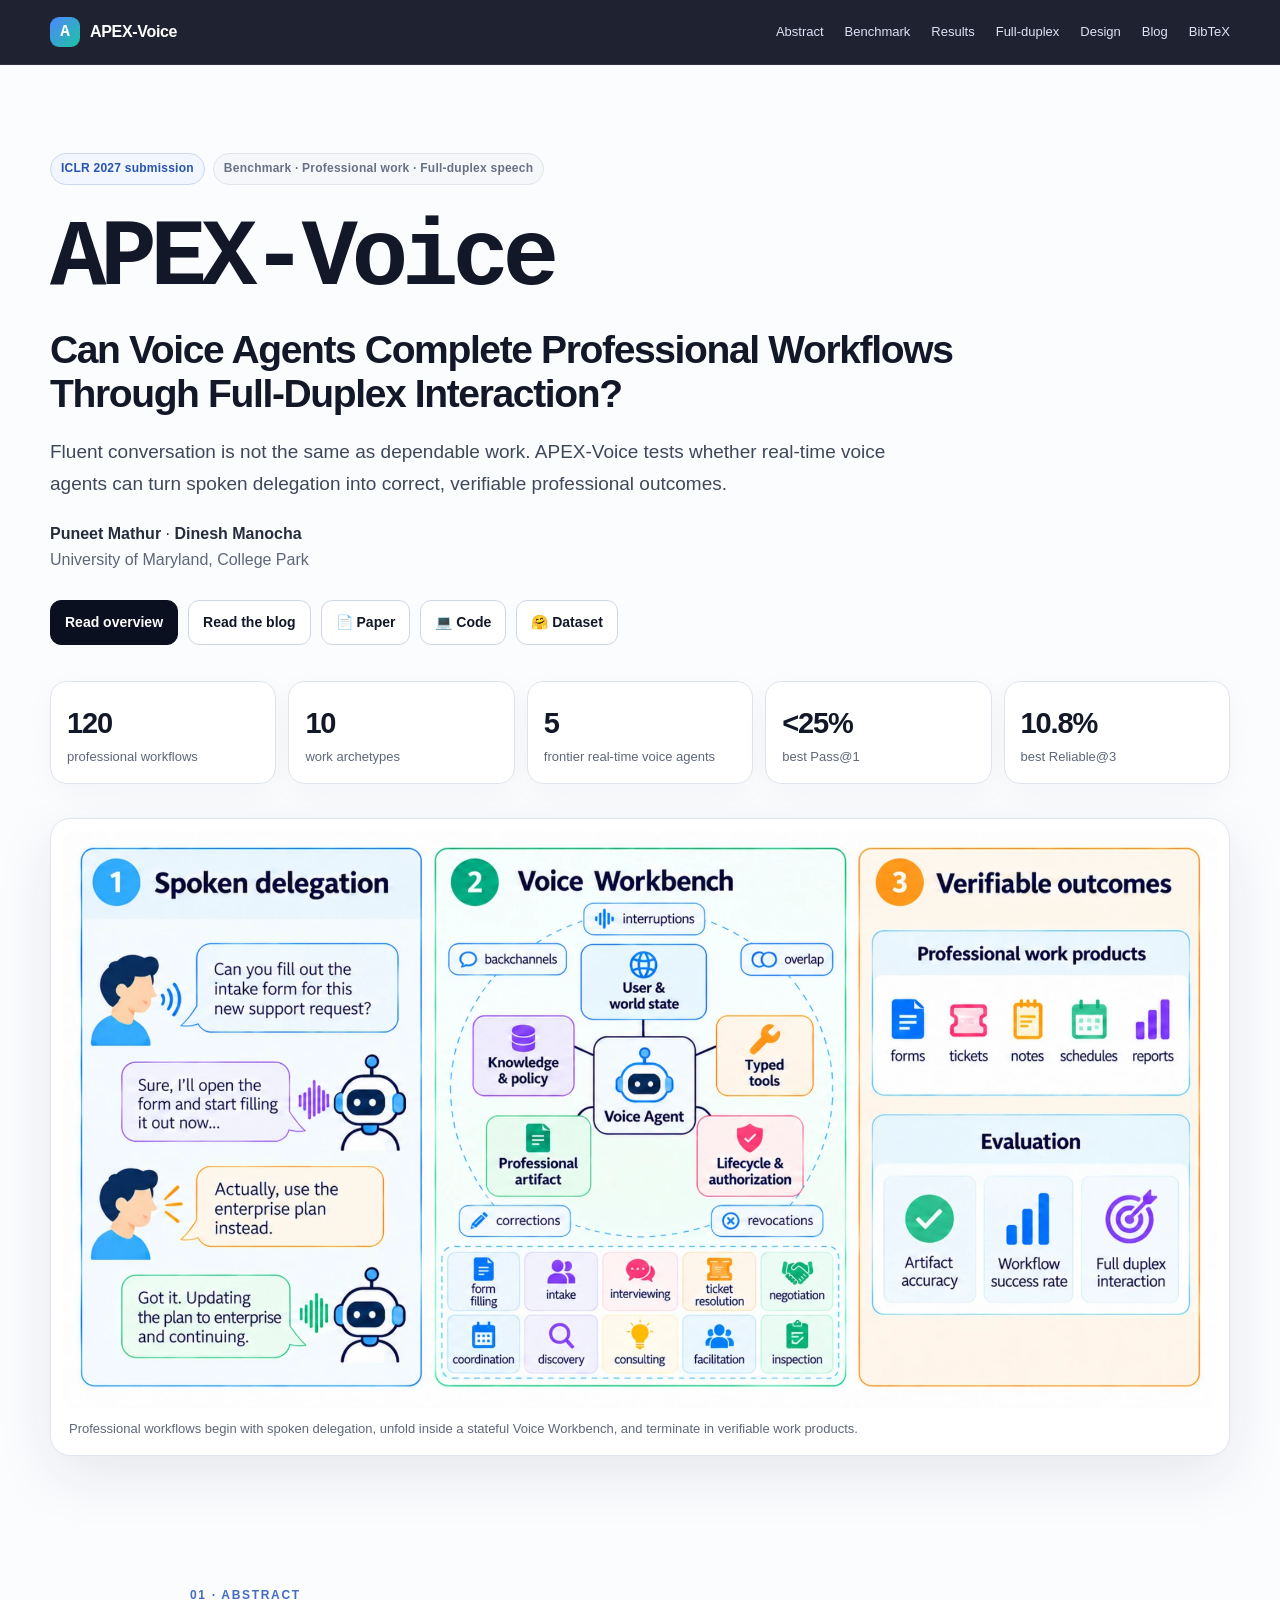
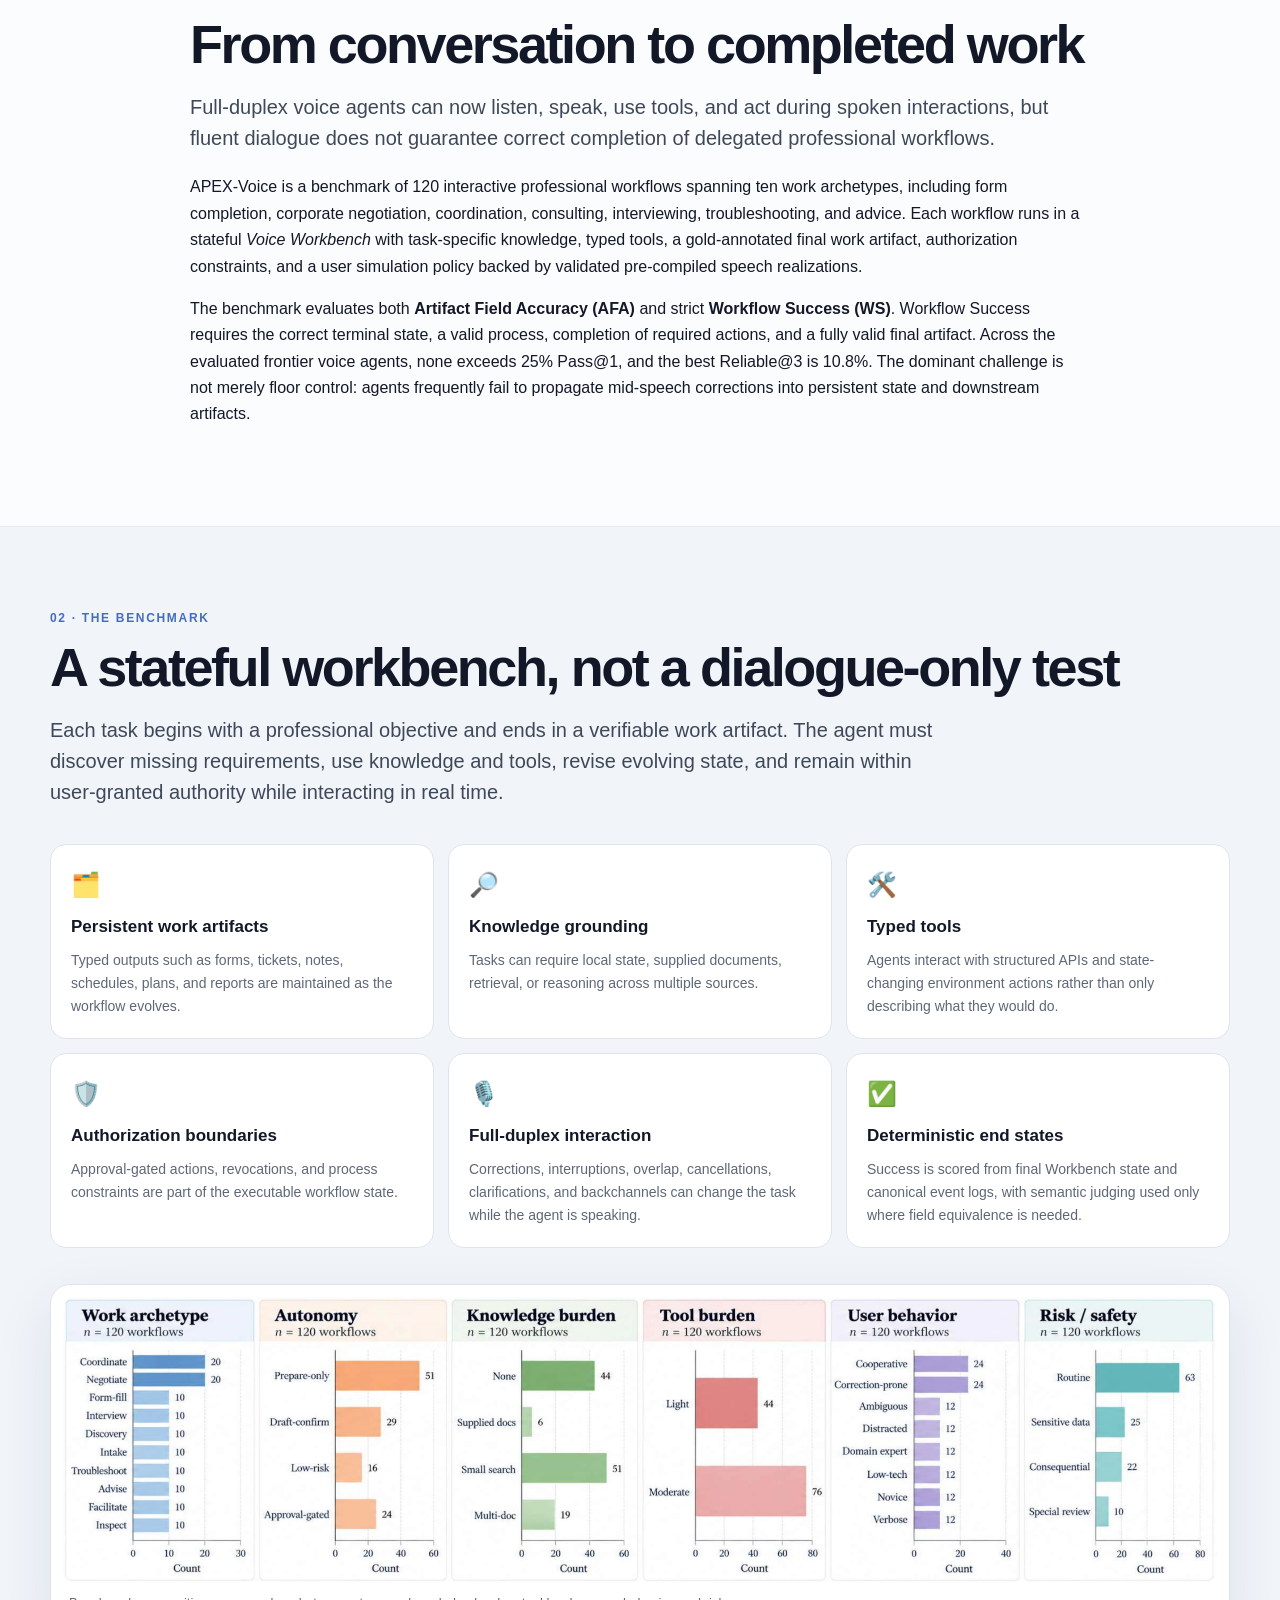
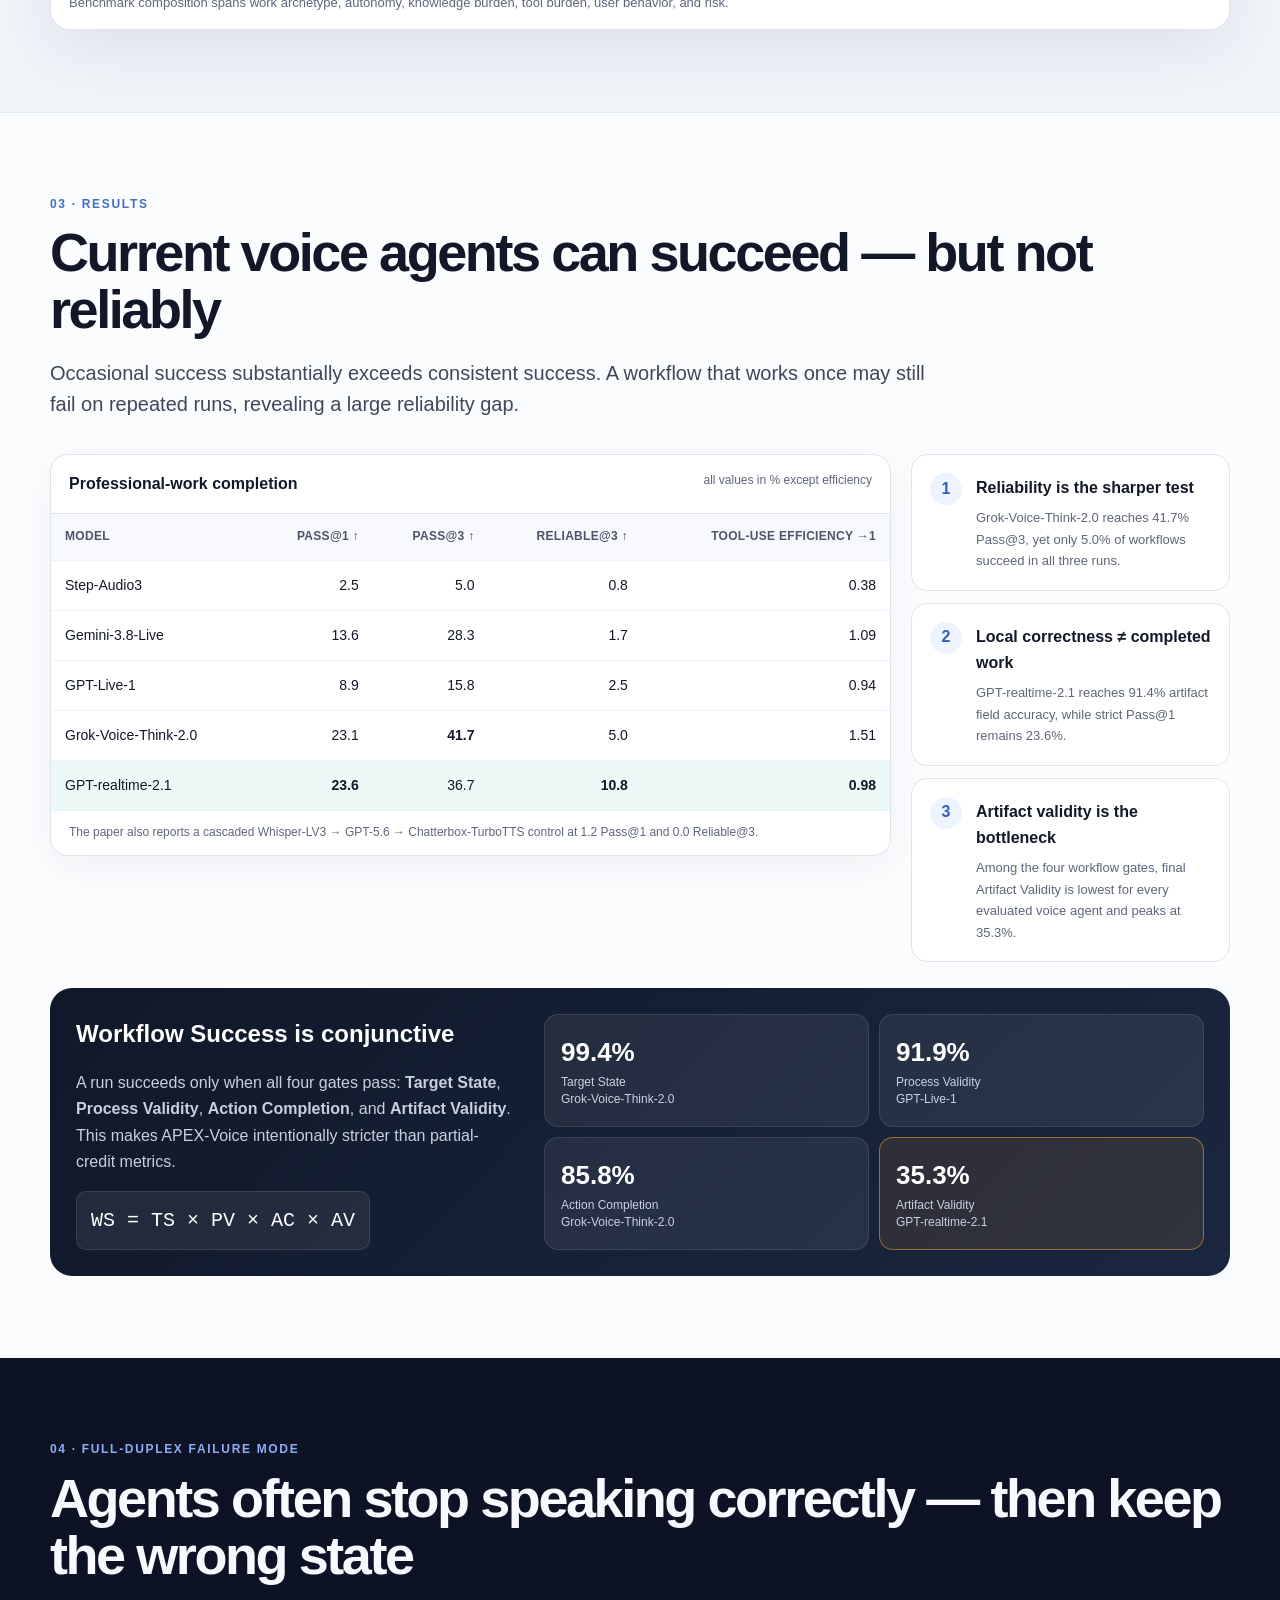
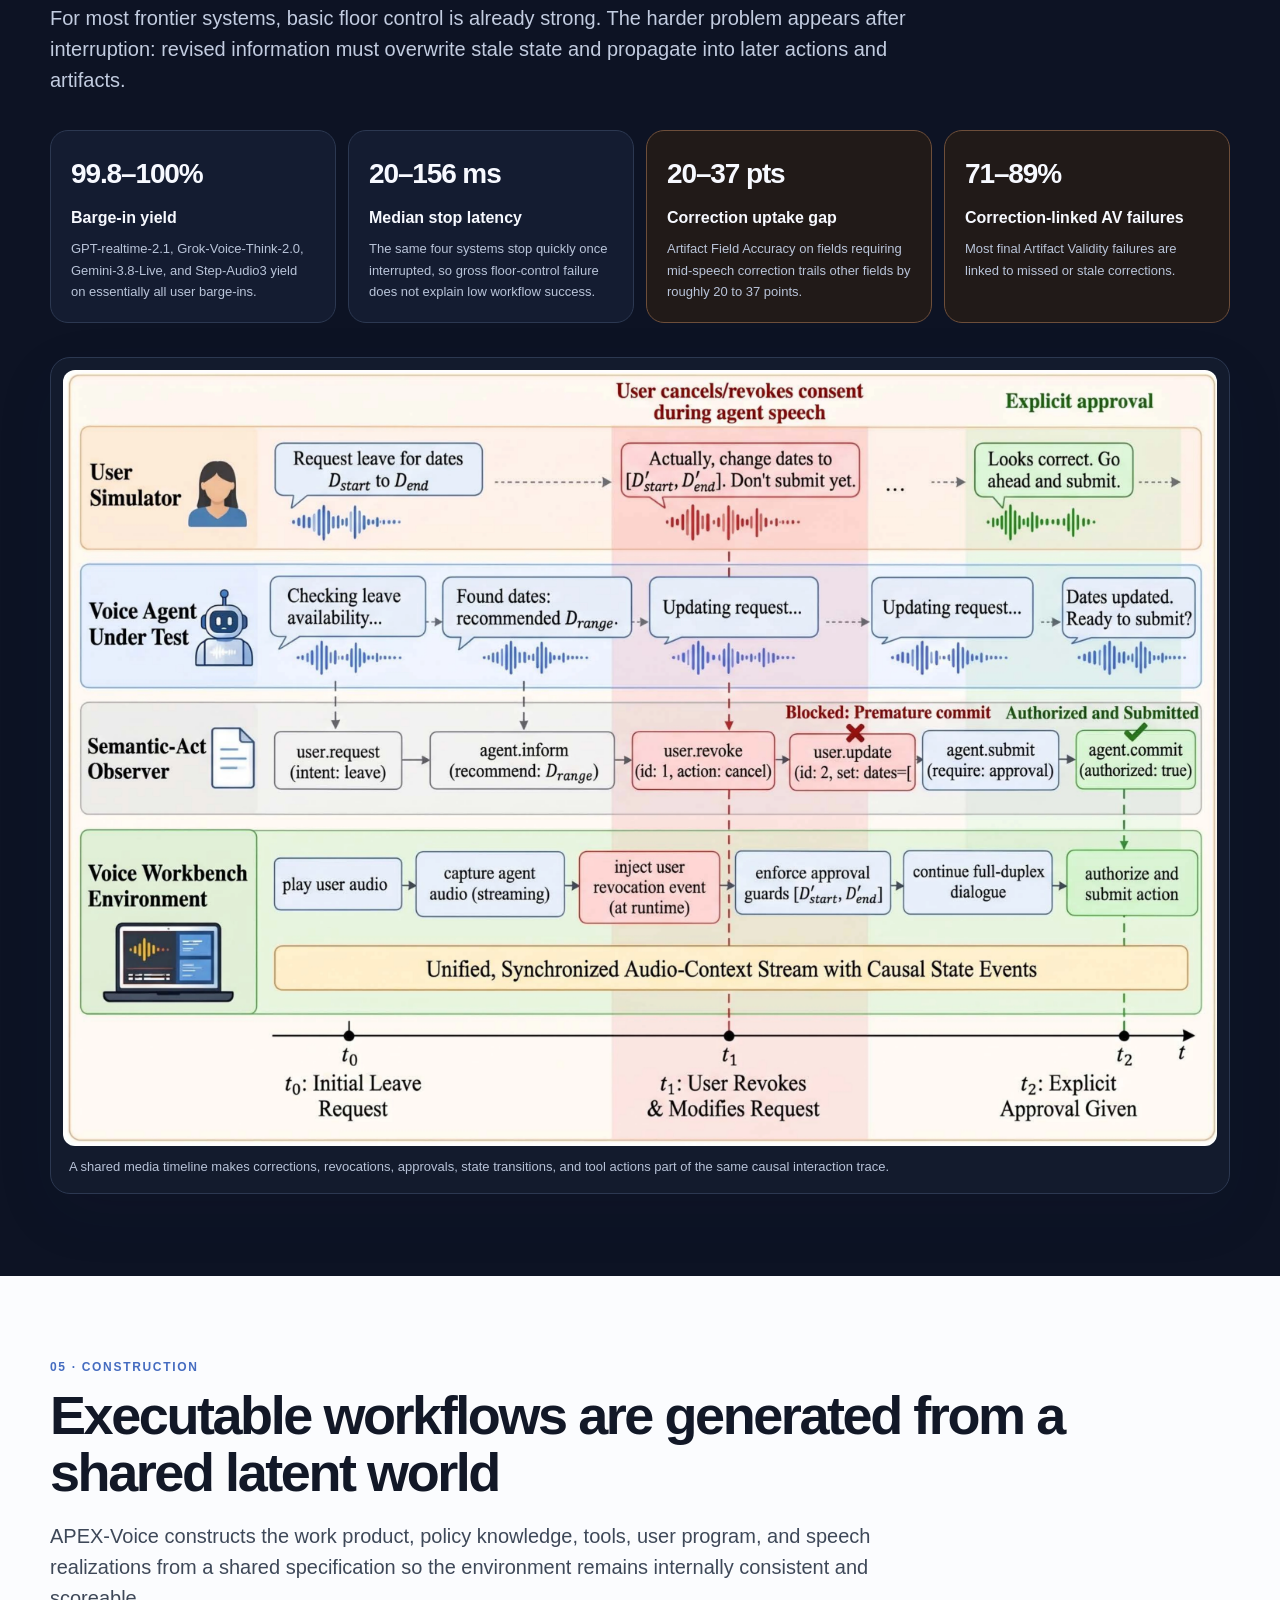
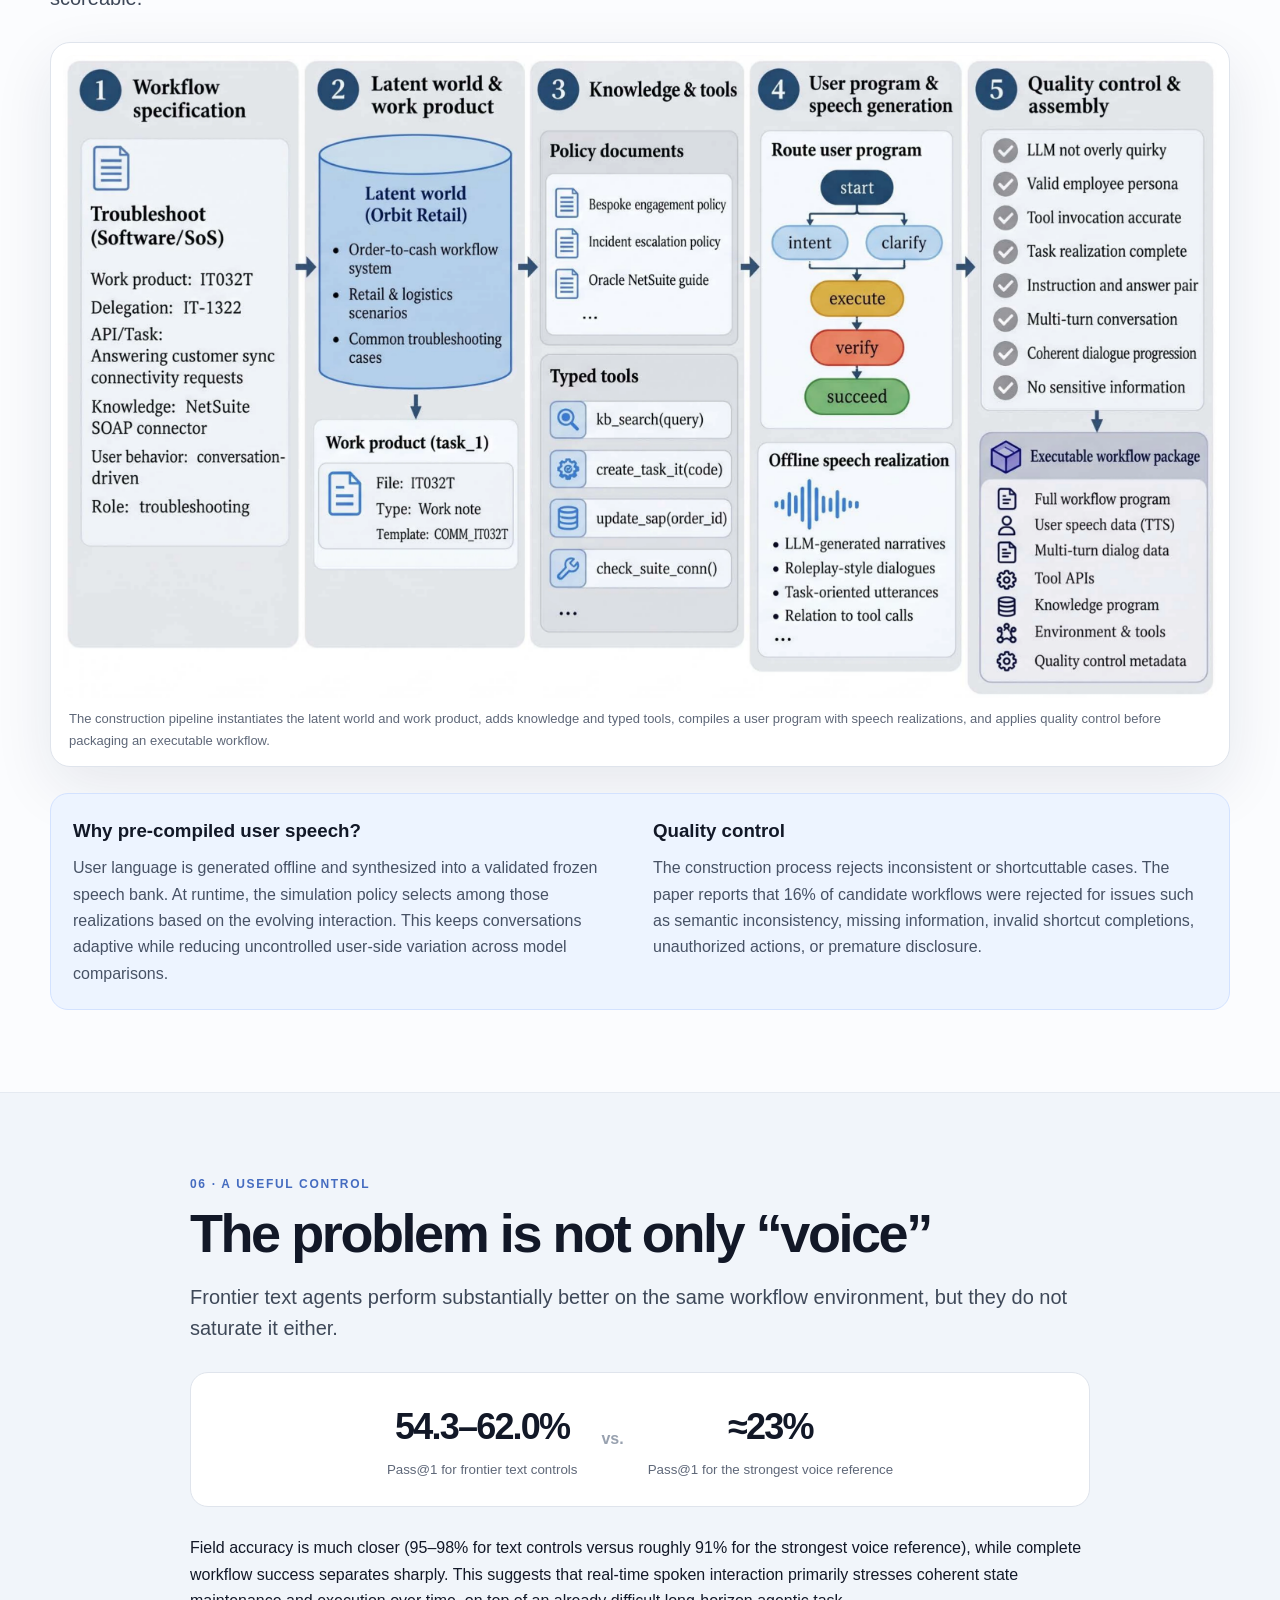
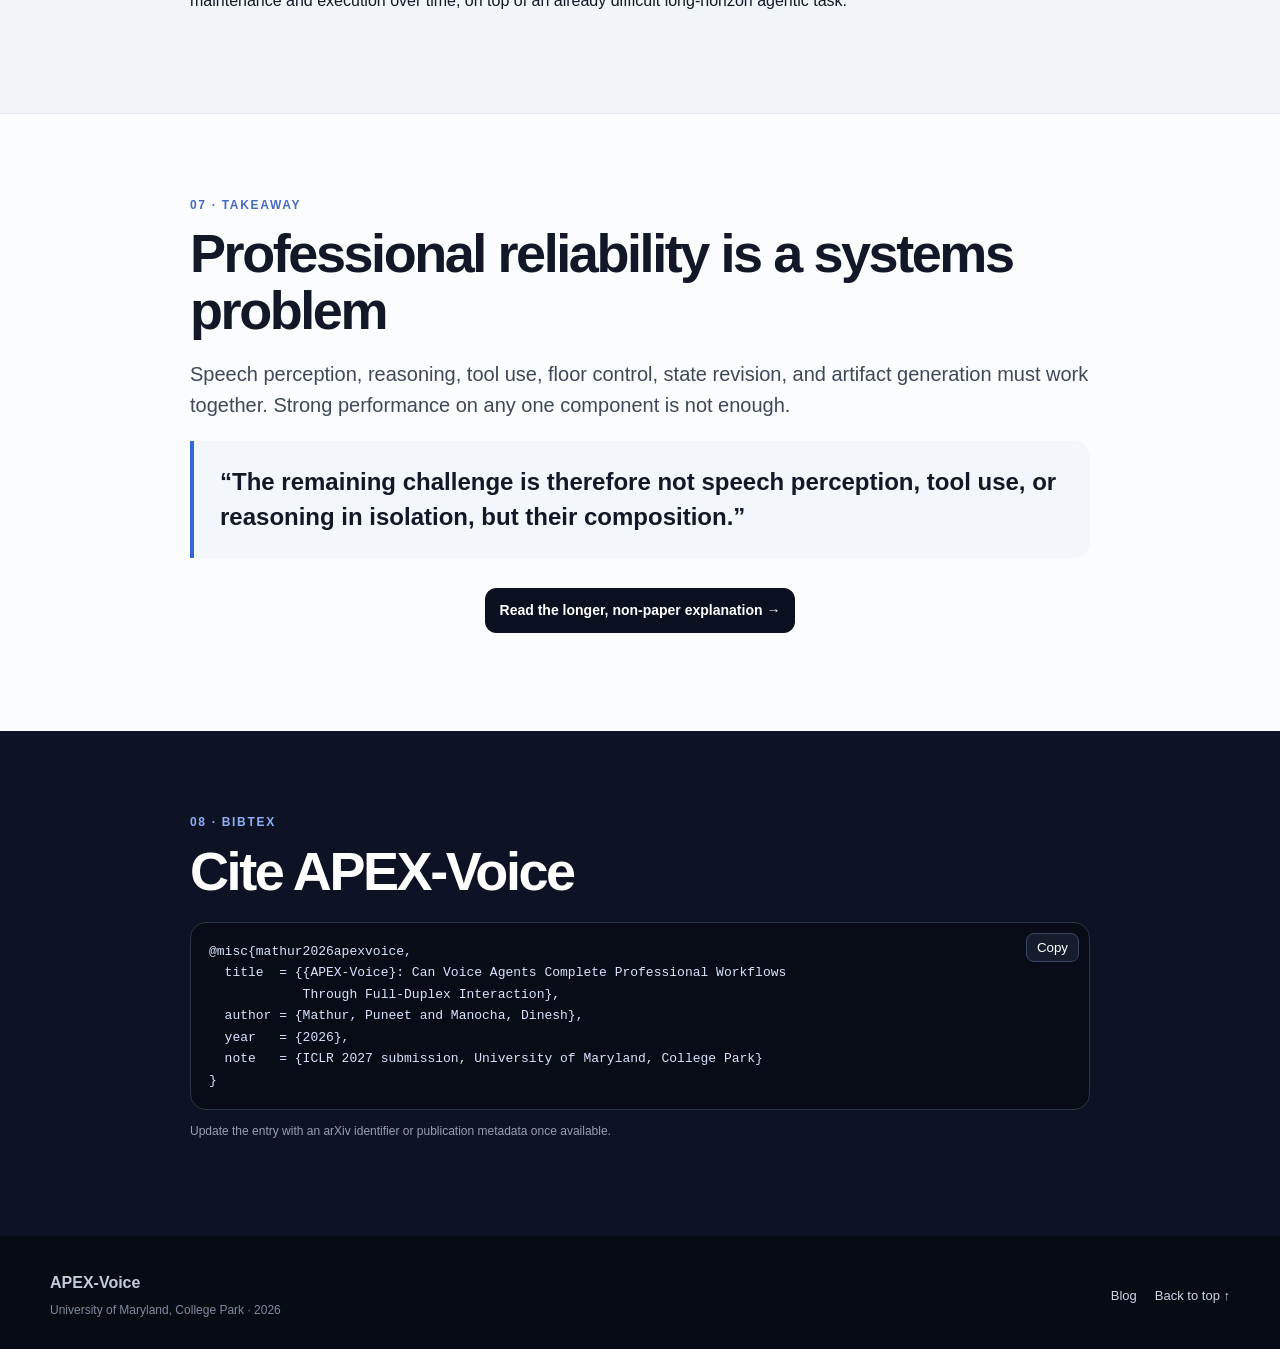
<file: index.html>
<!doctype html>
<html lang="en">
<head>
  <meta charset="utf-8" />
  <meta name="viewport" content="width=device-width, initial-scale=1" />
  <meta name="description" content="APEX-Voice: Can Voice Agents Complete Professional Workflows Through Full-Duplex Interaction?" />
  <meta property="og:title" content="APEX-Voice" />
  <meta property="og:description" content="A benchmark of 120 interactive professional workflows for full-duplex voice agents." />
  <meta property="og:type" content="website" />
  <meta name="theme-color" content="#0b1020" />
  <title>APEX-Voice — Professional Workflows for Full-Duplex Voice Agents</title>
  <link rel="icon" href="assets/favicon.svg" type="image/svg+xml" />
  <link rel="stylesheet" href="css/styles.css" />
</head>
<body>
  <header class="site-header" id="top">
    <div class="nav-wrap shell">
      <a class="brand" href="#top" aria-label="APEX-Voice home"><span class="brand-mark">A</span><span>APEX-Voice</span></a>
      <button class="nav-toggle" aria-label="Toggle navigation" aria-expanded="false">☰</button>
      <nav class="nav-links" aria-label="Primary navigation">
        <a href="#abstract">Abstract</a>
        <a href="#benchmark">Benchmark</a>
        <a href="#results">Results</a>
        <a href="#duplex">Full-duplex</a>
        <a href="#examples">Design</a>
        <a href="blog.html">Blog</a>
        <a href="#bibtex">BibTeX</a>
      </nav>
    </div>
  </header>

  <main>
    <section class="hero shell">
      <div class="eyebrow-row">
        <span class="pill">ICLR 2027 submission</span>
        <span class="pill subtle">Benchmark · Professional work · Full-duplex speech</span>
      </div>
      <h1><span class="mono">APEX-Voice</span></h1>
      <p class="subtitle">Can Voice Agents Complete Professional Workflows Through Full-Duplex Interaction?</p>
      <p class="hero-question">Fluent conversation is not the same as dependable work. APEX-Voice tests whether real-time voice agents can turn spoken delegation into correct, verifiable professional outcomes.</p>
      <p class="authors"><strong>Puneet Mathur</strong> · <strong>Dinesh Manocha</strong><br><span>University of Maryland, College Park</span></p>

      <div class="cta-row">
        <a class="button primary" href="#abstract">Read overview</a>
        <a class="button" href="blog.html">Read the blog</a>
        <a class="button" href="https://arxiv.org/abs/2609.34973" target="_blank" rel="noopener noreferrer">📄 Paper</a>
        <a class="button" href="https://github.com/apex-voice/code" target="_blank" rel="noopener noreferrer">💻 Code</a>
        <a class="button" href="https://huggingface.co/datasets/puneetUMD/APEX-Voice" target="_blank" rel="noopener noreferrer">🤗 Dataset</a>
      </div>

      <div class="metric-grid hero-metrics">
        <article><strong>120</strong><span>professional workflows</span></article>
        <article><strong>10</strong><span>work archetypes</span></article>
        <article><strong>5</strong><span>frontier real-time voice agents</span></article>
        <article><strong>&lt;25%</strong><span>best Pass@1</span></article>
        <article><strong>10.8%</strong><span>best Reliable@3</span></article>
      </div>

      <figure class="hero-figure figure-card">
        <img src="assets/figures/intro2.webp" alt="APEX-Voice overview: spoken delegation, Voice Workbench, and verifiable outcomes" />
        <figcaption>Professional workflows begin with spoken delegation, unfold inside a stateful Voice Workbench, and terminate in verifiable work products.</figcaption>
      </figure>
    </section>

    <section id="abstract" class="section shell narrow">
      <div class="section-kicker">01 · Abstract</div>
      <h2>From conversation to completed work</h2>
      <p class="lead">Full-duplex voice agents can now listen, speak, use tools, and act during spoken interactions, but fluent dialogue does not guarantee correct completion of delegated professional workflows.</p>
      <p>APEX-Voice is a benchmark of 120 interactive professional workflows spanning ten work archetypes, including form completion, corporate negotiation, coordination, consulting, interviewing, troubleshooting, and advice. Each workflow runs in a stateful <em>Voice Workbench</em> with task-specific knowledge, typed tools, a gold-annotated final work artifact, authorization constraints, and a user simulation policy backed by validated pre-compiled speech realizations.</p>
      <p>The benchmark evaluates both <strong>Artifact Field Accuracy (AFA)</strong> and strict <strong>Workflow Success (WS)</strong>. Workflow Success requires the correct terminal state, a valid process, completion of required actions, and a fully valid final artifact. Across the evaluated frontier voice agents, none exceeds 25% Pass@1, and the best Reliable@3 is 10.8%. The dominant challenge is not merely floor control: agents frequently fail to propagate mid-speech corrections into persistent state and downstream artifacts.</p>
    </section>

    <section id="benchmark" class="section section-tint">
      <div class="shell">
        <div class="section-kicker">02 · The benchmark</div>
        <h2>A stateful workbench, not a dialogue-only test</h2>
        <p class="lead maxcopy">Each task begins with a professional objective and ends in a verifiable work artifact. The agent must discover missing requirements, use knowledge and tools, revise evolving state, and remain within user-granted authority while interacting in real time.</p>

        <div class="feature-grid">
          <article class="feature-card"><span>🗂️</span><h3>Persistent work artifacts</h3><p>Typed outputs such as forms, tickets, notes, schedules, plans, and reports are maintained as the workflow evolves.</p></article>
          <article class="feature-card"><span>🔎</span><h3>Knowledge grounding</h3><p>Tasks can require local state, supplied documents, retrieval, or reasoning across multiple sources.</p></article>
          <article class="feature-card"><span>🛠️</span><h3>Typed tools</h3><p>Agents interact with structured APIs and state-changing environment actions rather than only describing what they would do.</p></article>
          <article class="feature-card"><span>🛡️</span><h3>Authorization boundaries</h3><p>Approval-gated actions, revocations, and process constraints are part of the executable workflow state.</p></article>
          <article class="feature-card"><span>🎙️</span><h3>Full-duplex interaction</h3><p>Corrections, interruptions, overlap, cancellations, clarifications, and backchannels can change the task while the agent is speaking.</p></article>
          <article class="feature-card"><span>✅</span><h3>Deterministic end states</h3><p>Success is scored from final Workbench state and canonical event logs, with semantic judging used only where field equivalence is needed.</p></article>
        </div>

        <figure class="figure-card wide-figure">
          <img src="assets/figures/chatgpt_data.webp" alt="APEX-Voice dataset composition across work archetype, autonomy, knowledge burden, tool burden, user behavior, and risk" />
          <figcaption>Benchmark composition spans work archetype, autonomy, knowledge burden, tool burden, user behavior, and risk.</figcaption>
        </figure>
      </div>
    </section>

    <section id="results" class="section shell">
      <div class="section-kicker">03 · Results</div>
      <h2>Current voice agents can succeed — but not reliably</h2>
      <p class="lead maxcopy">Occasional success substantially exceeds consistent success. A workflow that works once may still fail on repeated runs, revealing a large reliability gap.</p>

      <div class="result-layout">
        <div class="table-card">
          <div class="table-title"><span>Professional-work completion</span><span class="legend-note">all values in % except efficiency</span></div>
          <div class="table-scroll">
            <table>
              <thead><tr><th>Model</th><th>Pass@1 ↑</th><th>Pass@3 ↑</th><th>Reliable@3 ↑</th><th>Tool-use efficiency →1</th></tr></thead>
              <tbody>
                <tr><td>Step-Audio3</td><td>2.5</td><td>5.0</td><td>0.8</td><td>0.38</td></tr>
                <tr><td>Gemini-3.8-Live</td><td>13.6</td><td>28.3</td><td>1.7</td><td>1.09</td></tr>
                <tr><td>GPT-Live-1</td><td>8.9</td><td>15.8</td><td>2.5</td><td>0.94</td></tr>
                <tr><td>Grok-Voice-Think-2.0</td><td>23.1</td><td><strong>41.7</strong></td><td>5.0</td><td>1.51</td></tr>
                <tr class="highlight"><td>GPT-realtime-2.1</td><td><strong>23.6</strong></td><td>36.7</td><td><strong>10.8</strong></td><td><strong>0.98</strong></td></tr>
              </tbody>
            </table>
          </div>
          <p class="table-note">The paper also reports a cascaded Whisper-LV3 → GPT-5.6 → Chatterbox-TurboTTS control at 1.2 Pass@1 and 0.0 Reliable@3.</p>
        </div>

        <aside class="finding-stack">
          <article class="finding"><span class="num">1</span><div><h3>Reliability is the sharper test</h3><p>Grok-Voice-Think-2.0 reaches 41.7% Pass@3, yet only 5.0% of workflows succeed in all three runs.</p></div></article>
          <article class="finding"><span class="num">2</span><div><h3>Local correctness ≠ completed work</h3><p>GPT-realtime-2.1 reaches 91.4% artifact field accuracy, while strict Pass@1 remains 23.6%.</p></div></article>
          <article class="finding"><span class="num">3</span><div><h3>Artifact validity is the bottleneck</h3><p>Among the four workflow gates, final Artifact Validity is lowest for every evaluated voice agent and peaks at 35.3%.</p></div></article>
        </aside>
      </div>

      <div class="gate-panel">
        <div class="gate-copy">
          <h3>Workflow Success is conjunctive</h3>
          <p>A run succeeds only when all four gates pass: <strong>Target State</strong>, <strong>Process Validity</strong>, <strong>Action Completion</strong>, and <strong>Artifact Validity</strong>. This makes APEX-Voice intentionally stricter than partial-credit metrics.</p>
          <div class="formula">WS = TS × PV × AC × AV</div>
        </div>
        <div class="gate-grid" aria-label="Best reported gate values">
          <div><b>99.4%</b><span>Target State<br>Grok-Voice-Think-2.0</span></div>
          <div><b>91.9%</b><span>Process Validity<br>GPT-Live-1</span></div>
          <div><b>85.8%</b><span>Action Completion<br>Grok-Voice-Think-2.0</span></div>
          <div class="warning"><b>35.3%</b><span>Artifact Validity<br>GPT-realtime-2.1</span></div>
        </div>
      </div>
    </section>

    <section id="duplex" class="section section-dark">
      <div class="shell">
        <div class="section-kicker light">04 · Full-duplex failure mode</div>
        <h2>Agents often stop speaking correctly — then keep the wrong state</h2>
        <p class="lead maxcopy">For most frontier systems, basic floor control is already strong. The harder problem appears after interruption: revised information must overwrite stale state and propagate into later actions and artifacts.</p>

        <div class="duplex-grid">
          <article class="duplex-card"><span class="big">99.8–100%</span><h3>Barge-in yield</h3><p>GPT-realtime-2.1, Grok-Voice-Think-2.0, Gemini-3.8-Live, and Step-Audio3 yield on essentially all user barge-ins.</p></article>
          <article class="duplex-card"><span class="big">20–156 ms</span><h3>Median stop latency</h3><p>The same four systems stop quickly once interrupted, so gross floor-control failure does not explain low workflow success.</p></article>
          <article class="duplex-card accent"><span class="big">20–37 pts</span><h3>Correction uptake gap</h3><p>Artifact Field Accuracy on fields requiring mid-speech correction trails other fields by roughly 20 to 37 points.</p></article>
          <article class="duplex-card accent"><span class="big">71–89%</span><h3>Correction-linked AV failures</h3><p>Most final Artifact Validity failures are linked to missed or stale corrections.</p></article>
        </div>

        <figure class="figure-card dark-figure">
          <img src="assets/figures/orchestrator.webp" alt="Runtime orchestration with user revocation, agent speech, semantic act observer, authorization guards, and shared timeline" />
          <figcaption>A shared media timeline makes corrections, revocations, approvals, state transitions, and tool actions part of the same causal interaction trace.</figcaption>
        </figure>
      </div>
    </section>

    <section id="examples" class="section shell">
      <div class="section-kicker">05 · Construction</div>
      <h2>Executable workflows are generated from a shared latent world</h2>
      <p class="lead maxcopy">APEX-Voice constructs the work product, policy knowledge, tools, user program, and speech realizations from a shared specification so the environment remains internally consistent and scoreable.</p>
      <figure class="figure-card wide-figure">
        <img src="assets/figures/workflow_generation.webp" alt="APEX-Voice workflow generation pipeline from specification through latent world, tools, speech generation, and quality control" />
        <figcaption>The construction pipeline instantiates the latent world and work product, adds knowledge and typed tools, compiles a user program with speech realizations, and applies quality control before packaging an executable workflow.</figcaption>
      </figure>

      <div class="callout split-callout">
        <div><h3>Why pre-compiled user speech?</h3><p>User language is generated offline and synthesized into a validated frozen speech bank. At runtime, the simulation policy selects among those realizations based on the evolving interaction. This keeps conversations adaptive while reducing uncontrolled user-side variation across model comparisons.</p></div>
        <div><h3>Quality control</h3><p>The construction process rejects inconsistent or shortcuttable cases. The paper reports that 16% of candidate workflows were rejected for issues such as semantic inconsistency, missing information, invalid shortcut completions, unauthorized actions, or premature disclosure.</p></div>
      </div>
    </section>

    <section class="section section-tint">
      <div class="shell narrow">
        <div class="section-kicker">06 · A useful control</div>
        <h2>The problem is not only “voice”</h2>
        <p class="lead">Frontier text agents perform substantially better on the same workflow environment, but they do not saturate it either.</p>
        <div class="comparison-card">
          <div class="comparison-main"><span>54.3–62.0%</span><small>Pass@1 for frontier text controls</small></div>
          <div class="versus">vs.</div>
          <div class="comparison-main"><span>≈23%</span><small>Pass@1 for the strongest voice reference</small></div>
        </div>
        <p>Field accuracy is much closer (95–98% for text controls versus roughly 91% for the strongest voice reference), while complete workflow success separates sharply. This suggests that real-time spoken interaction primarily stresses coherent state maintenance and execution over time, on top of an already difficult long-horizon agentic task.</p>
      </div>
    </section>

    <section class="section shell narrow">
      <div class="section-kicker">07 · Takeaway</div>
      <h2>Professional reliability is a systems problem</h2>
      <p class="lead">Speech perception, reasoning, tool use, floor control, state revision, and artifact generation must work together. Strong performance on any one component is not enough.</p>
      <div class="quote-card">“The remaining challenge is therefore not speech perception, tool use, or reasoning in isolation, but their composition.”</div>
      <p class="center-link"><a class="button primary" href="blog.html">Read the longer, non-paper explanation →</a></p>
    </section>

    <section id="bibtex" class="section section-dark bib-section">
      <div class="shell narrow">
        <div class="section-kicker light">08 · BibTeX</div>
        <h2>Cite APEX-Voice</h2>
        <div class="code-box">
          <button class="copy-button" data-copy-target="bibtex-code">Copy</button>
          <pre id="bibtex-code"><code>@misc{mathur2026apexvoice,
  title  = {{APEX-Voice}: Can Voice Agents Complete Professional Workflows
            Through Full-Duplex Interaction},
  author = {Mathur, Puneet and Manocha, Dinesh},
  year   = {2026},
  note   = {ICLR 2027 submission, University of Maryland, College Park}
}</code></pre>
        </div>
        <p class="fineprint">Update the entry with an arXiv identifier or publication metadata once available.</p>
      </div>
    </section>
  </main>

  <footer class="footer">
    <div class="shell footer-grid">
      <div><strong>APEX-Voice</strong><br><span>University of Maryland, College Park · 2026</span></div>
      <div class="footer-links"><a href="blog.html">Blog</a><a href="#top">Back to top ↑</a></div>
    </div>
  </footer>
  <script src="js/main.js"></script>
</body>
</html>
</file>
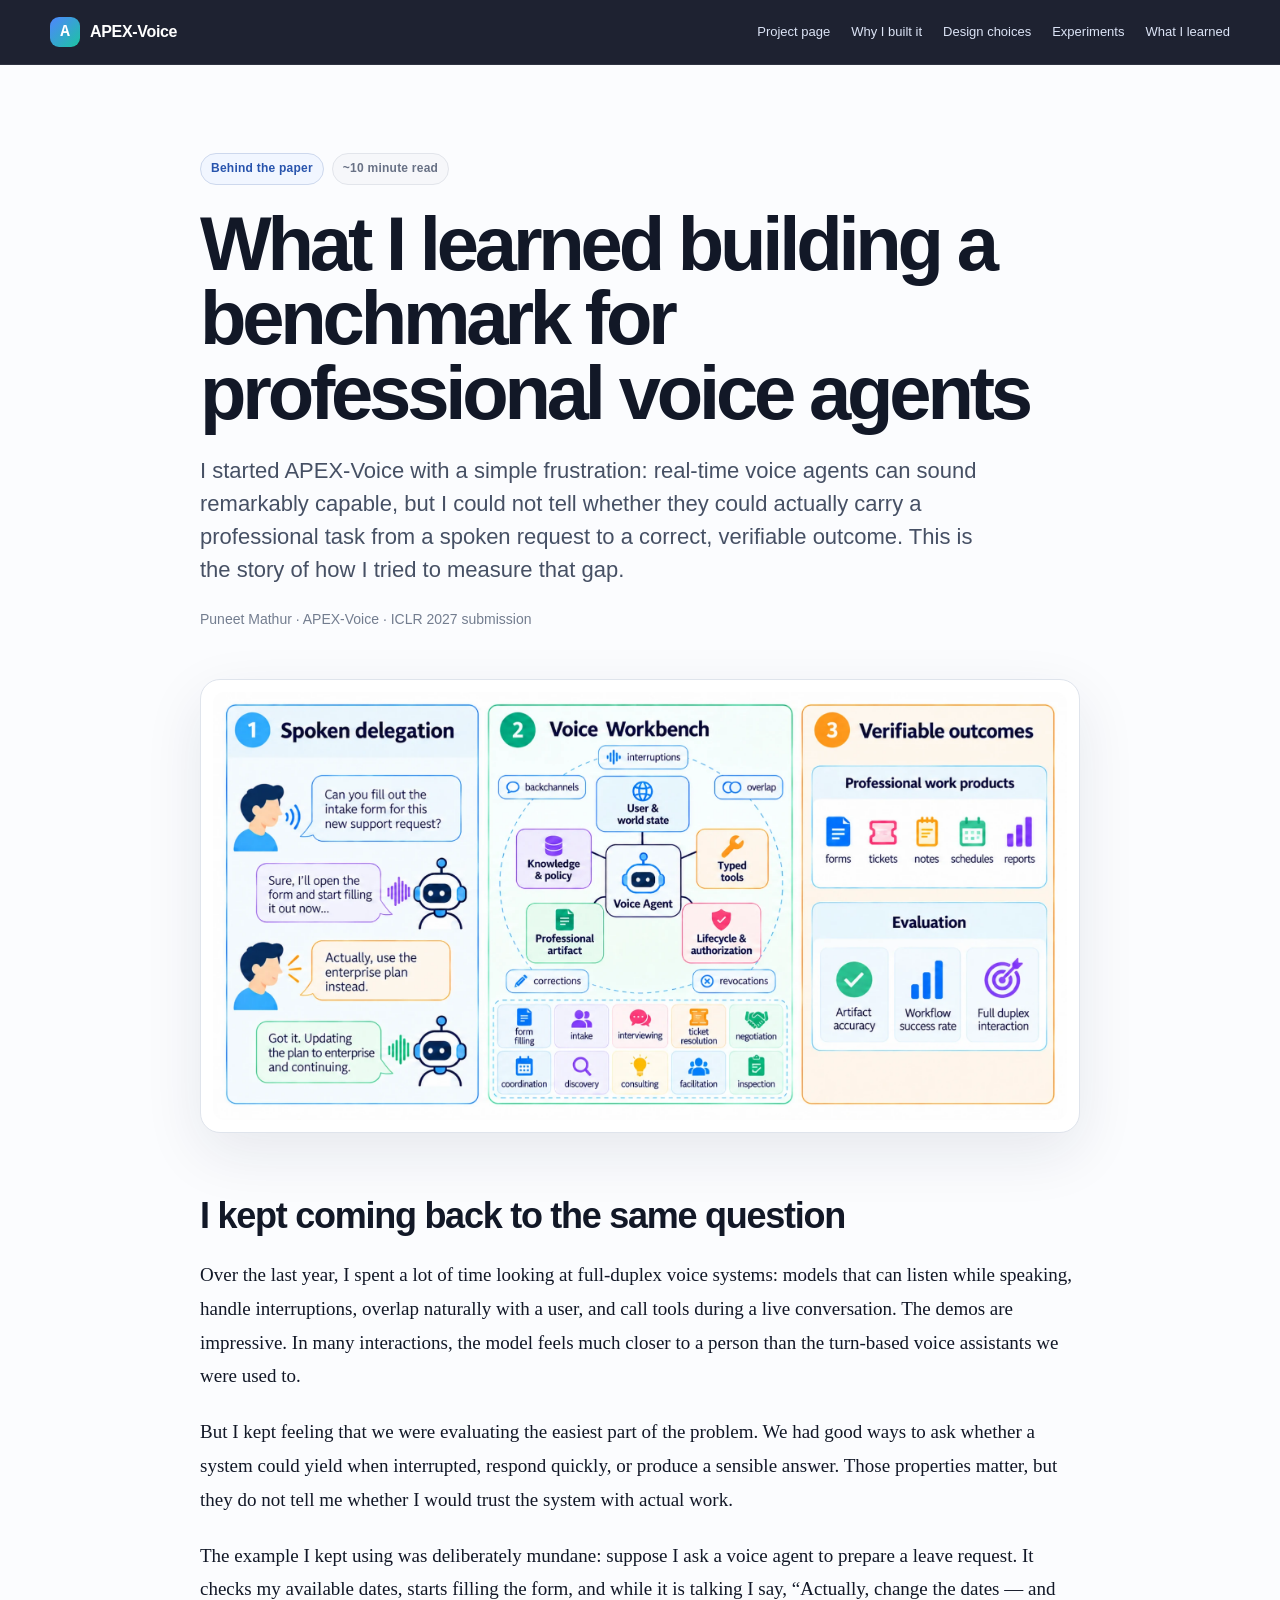
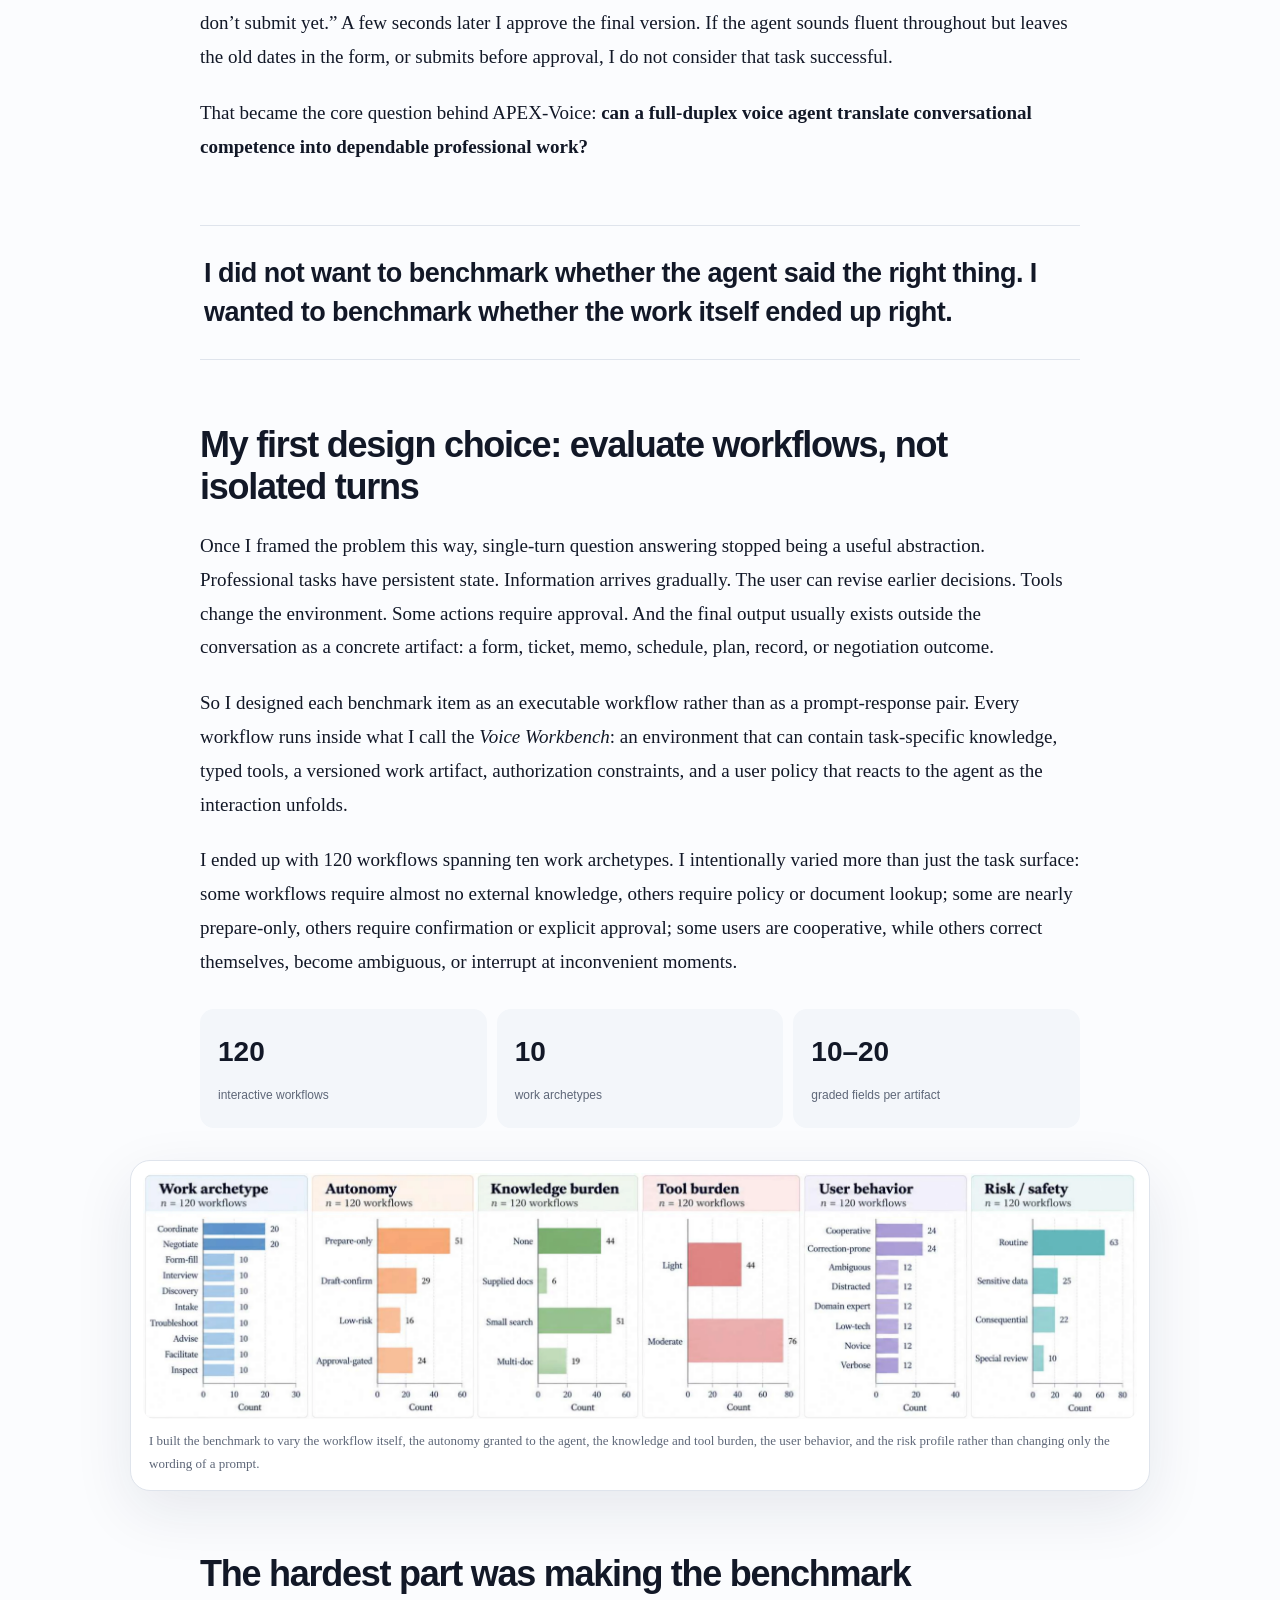
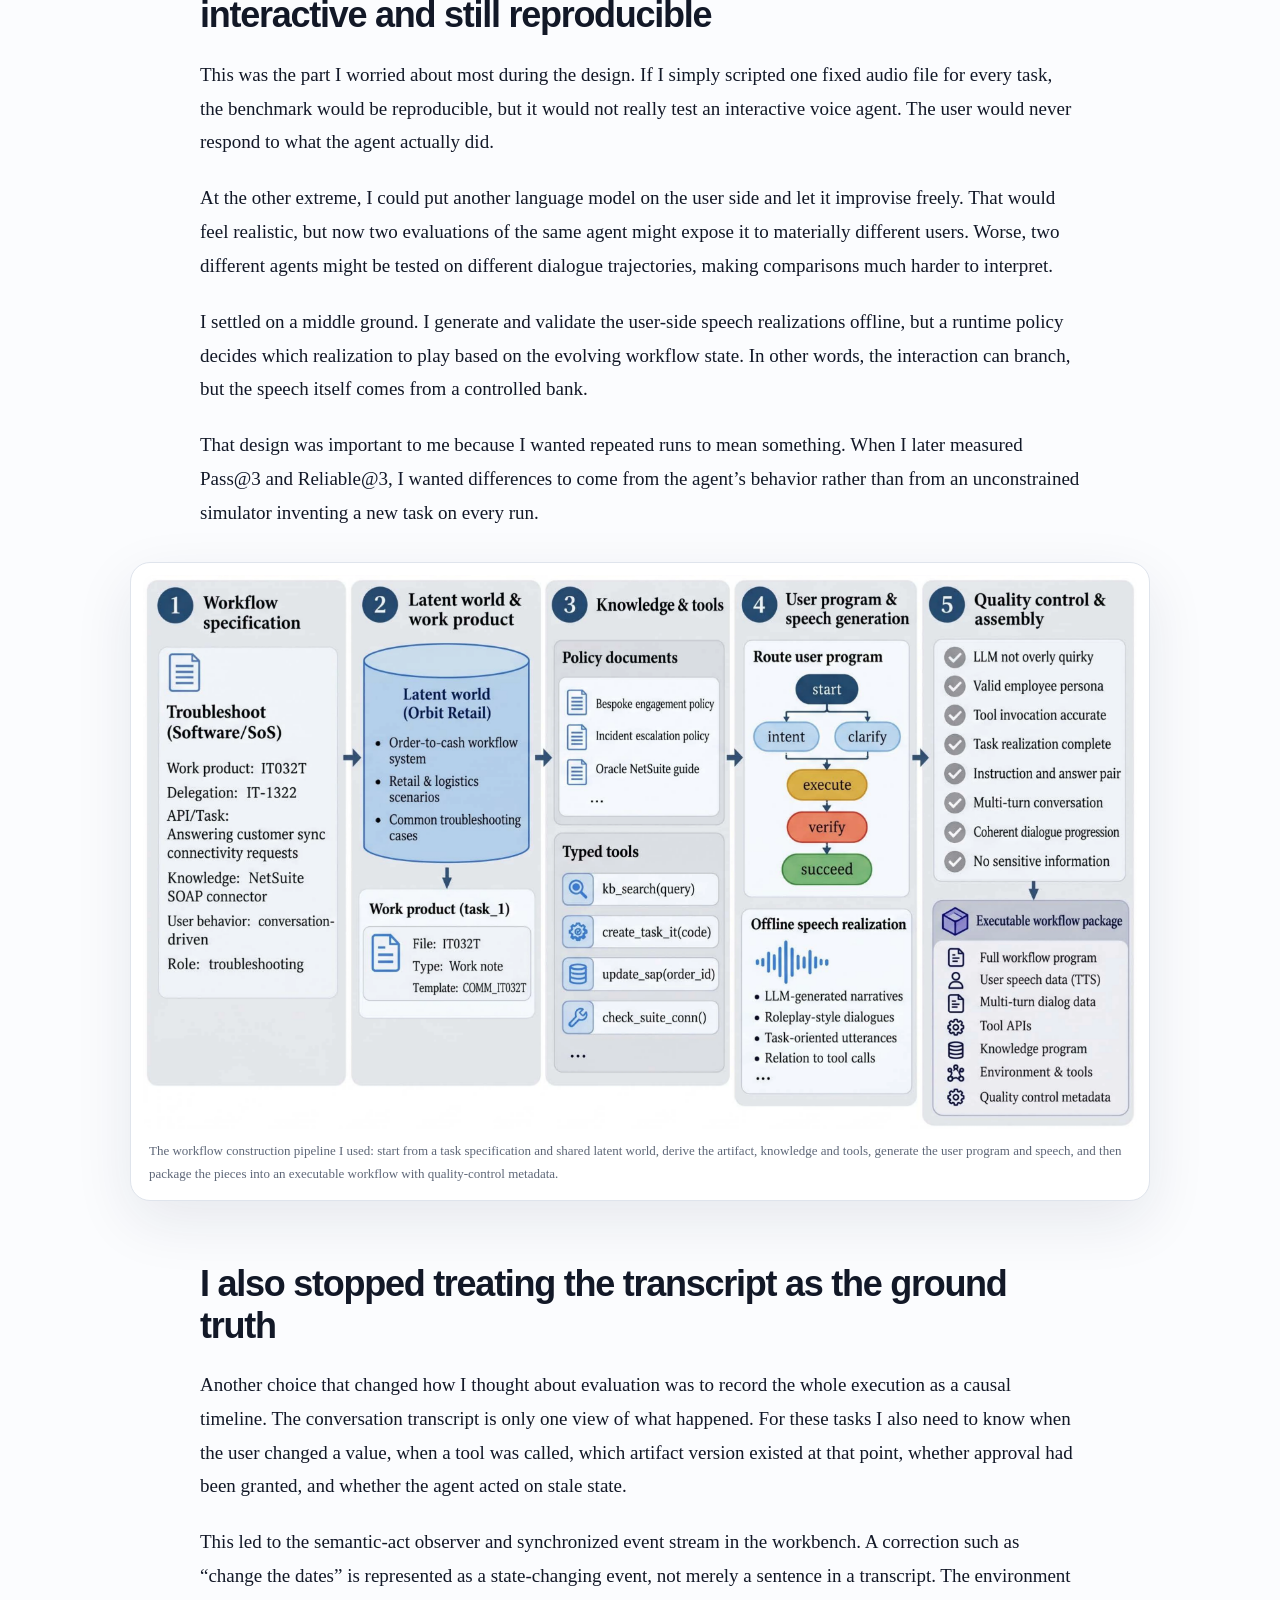
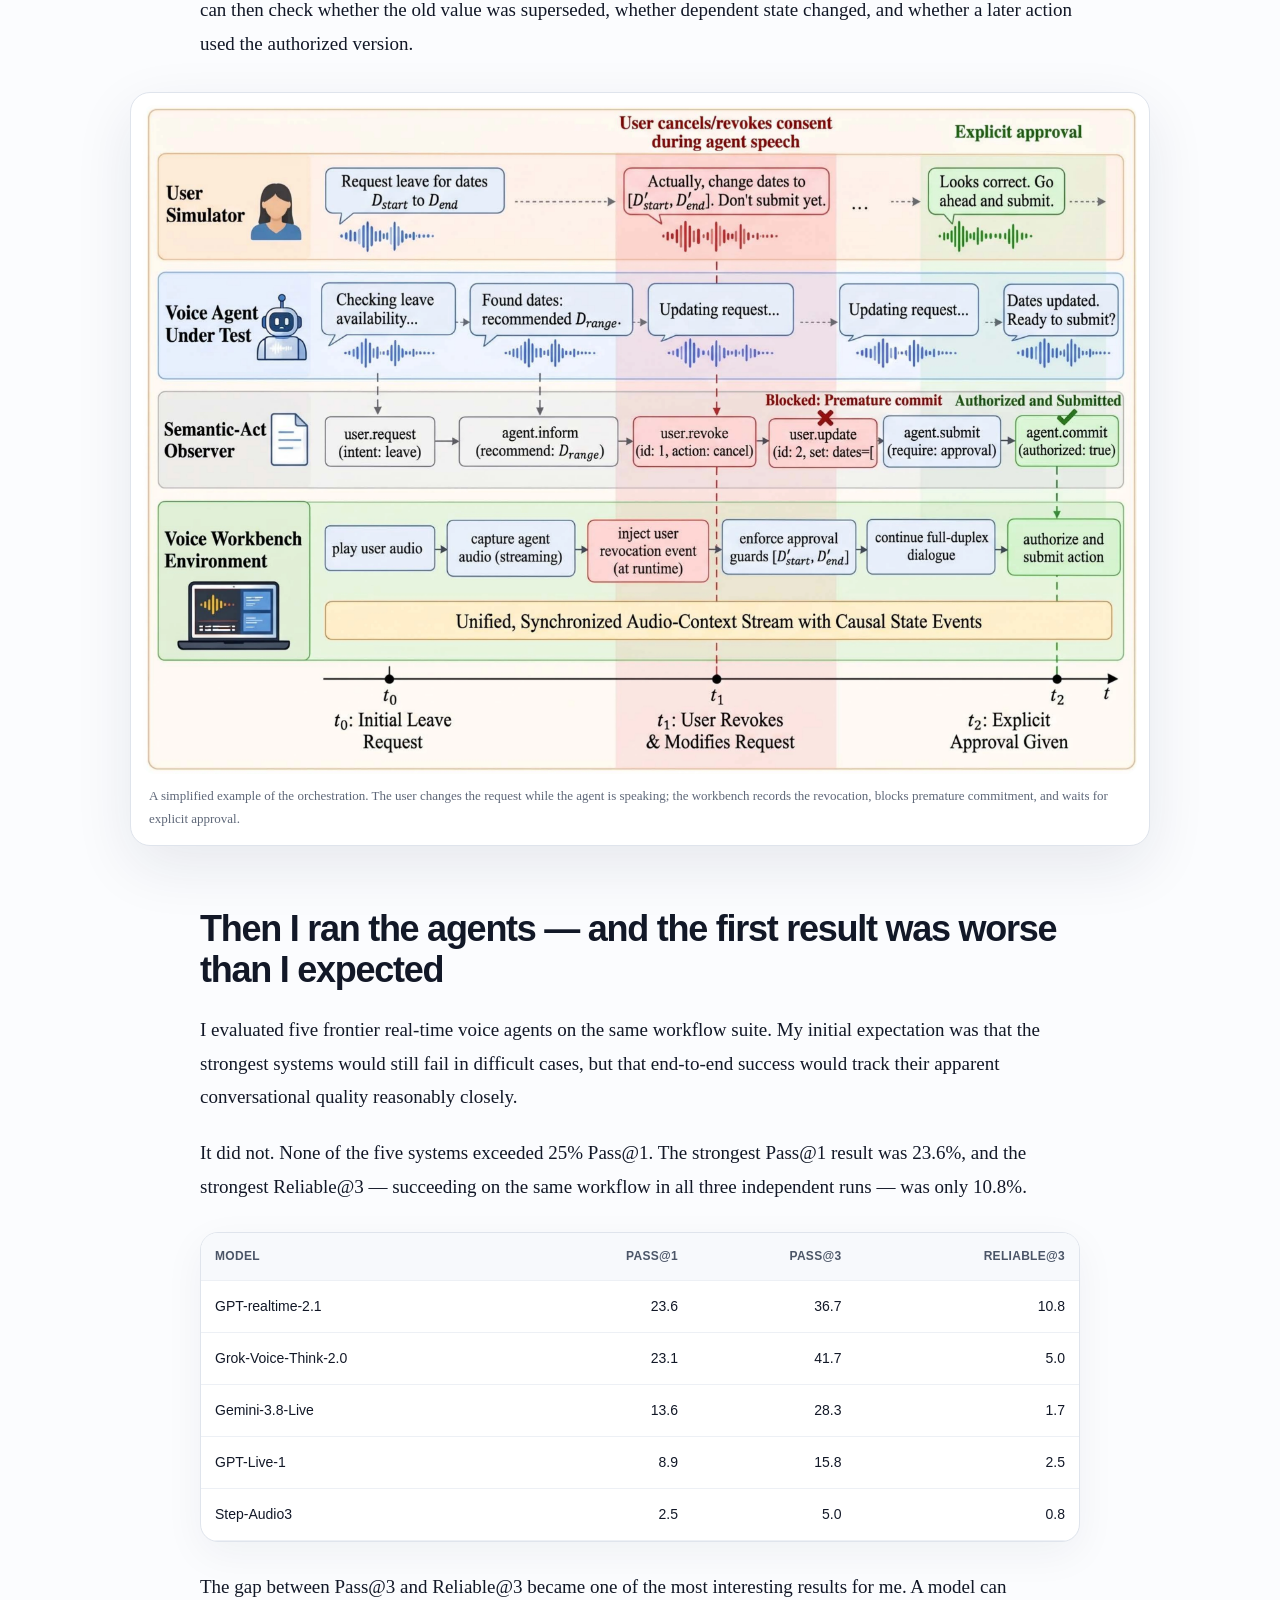
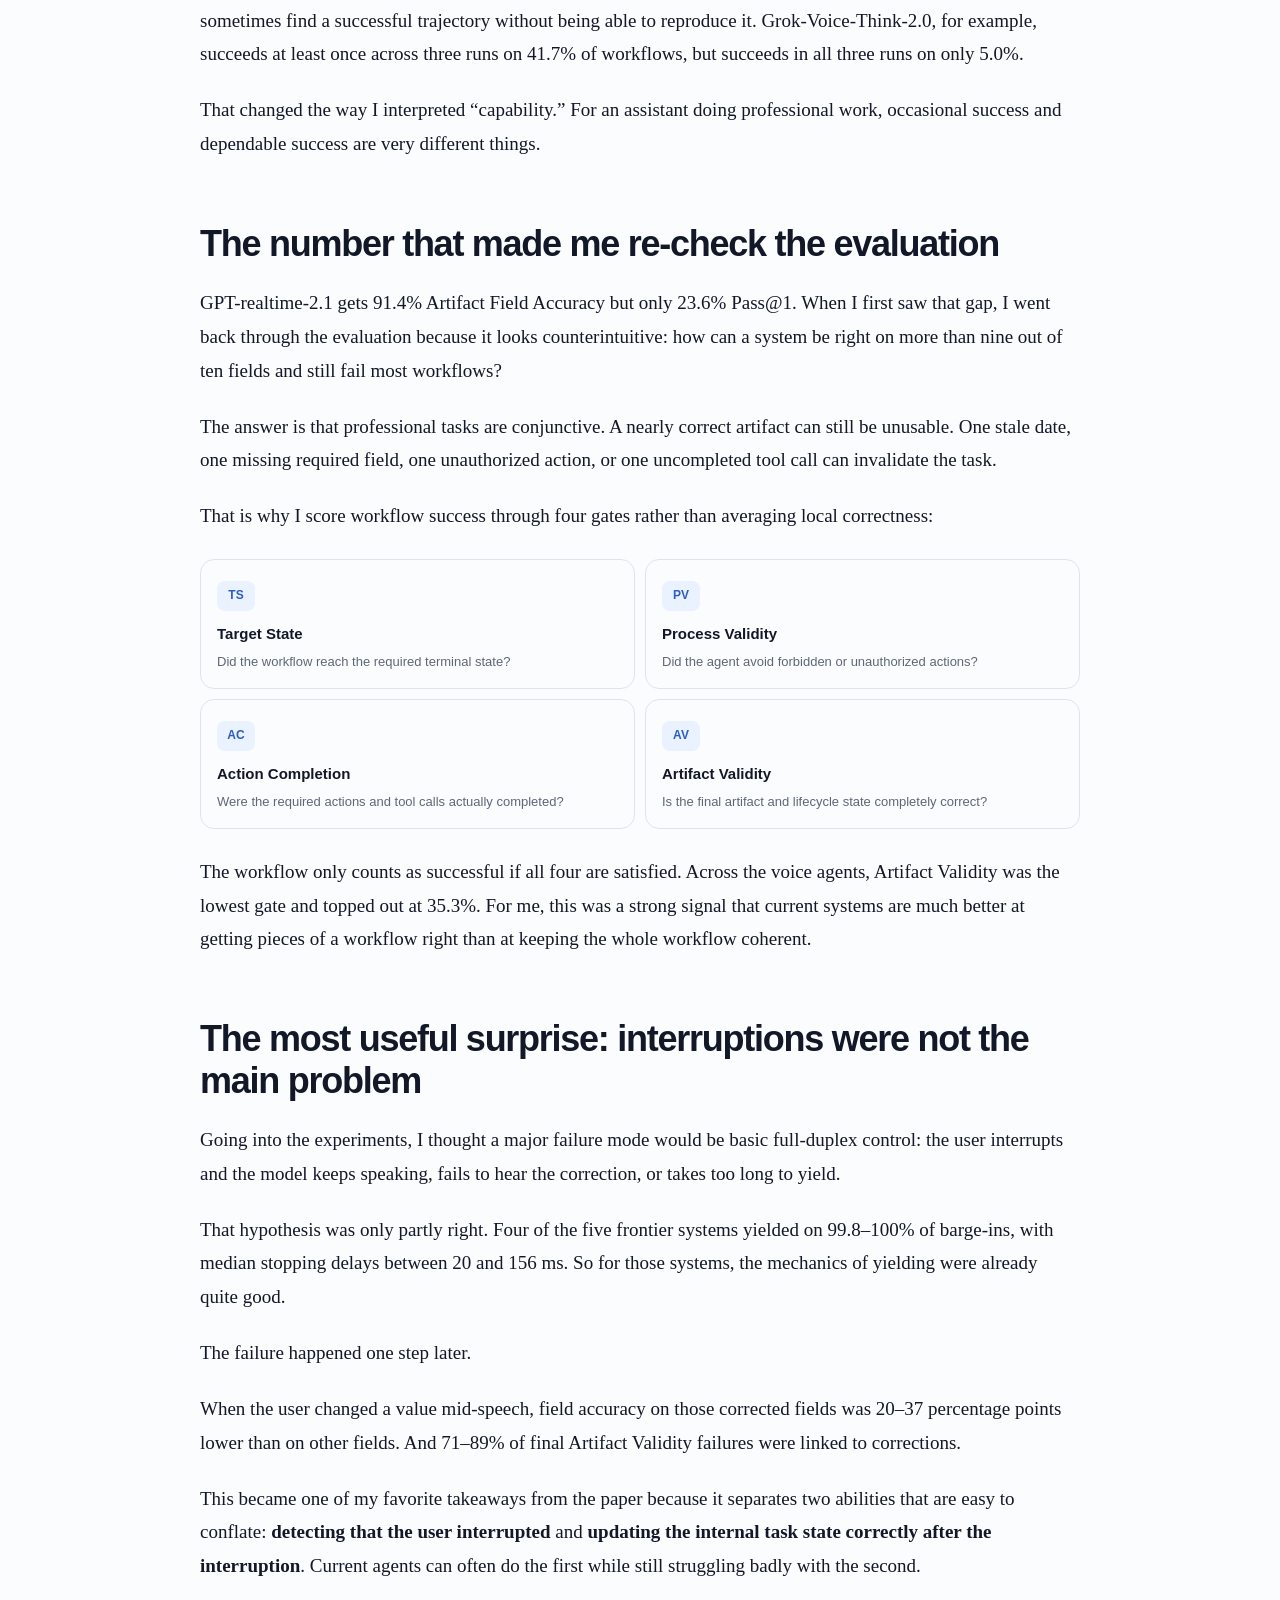
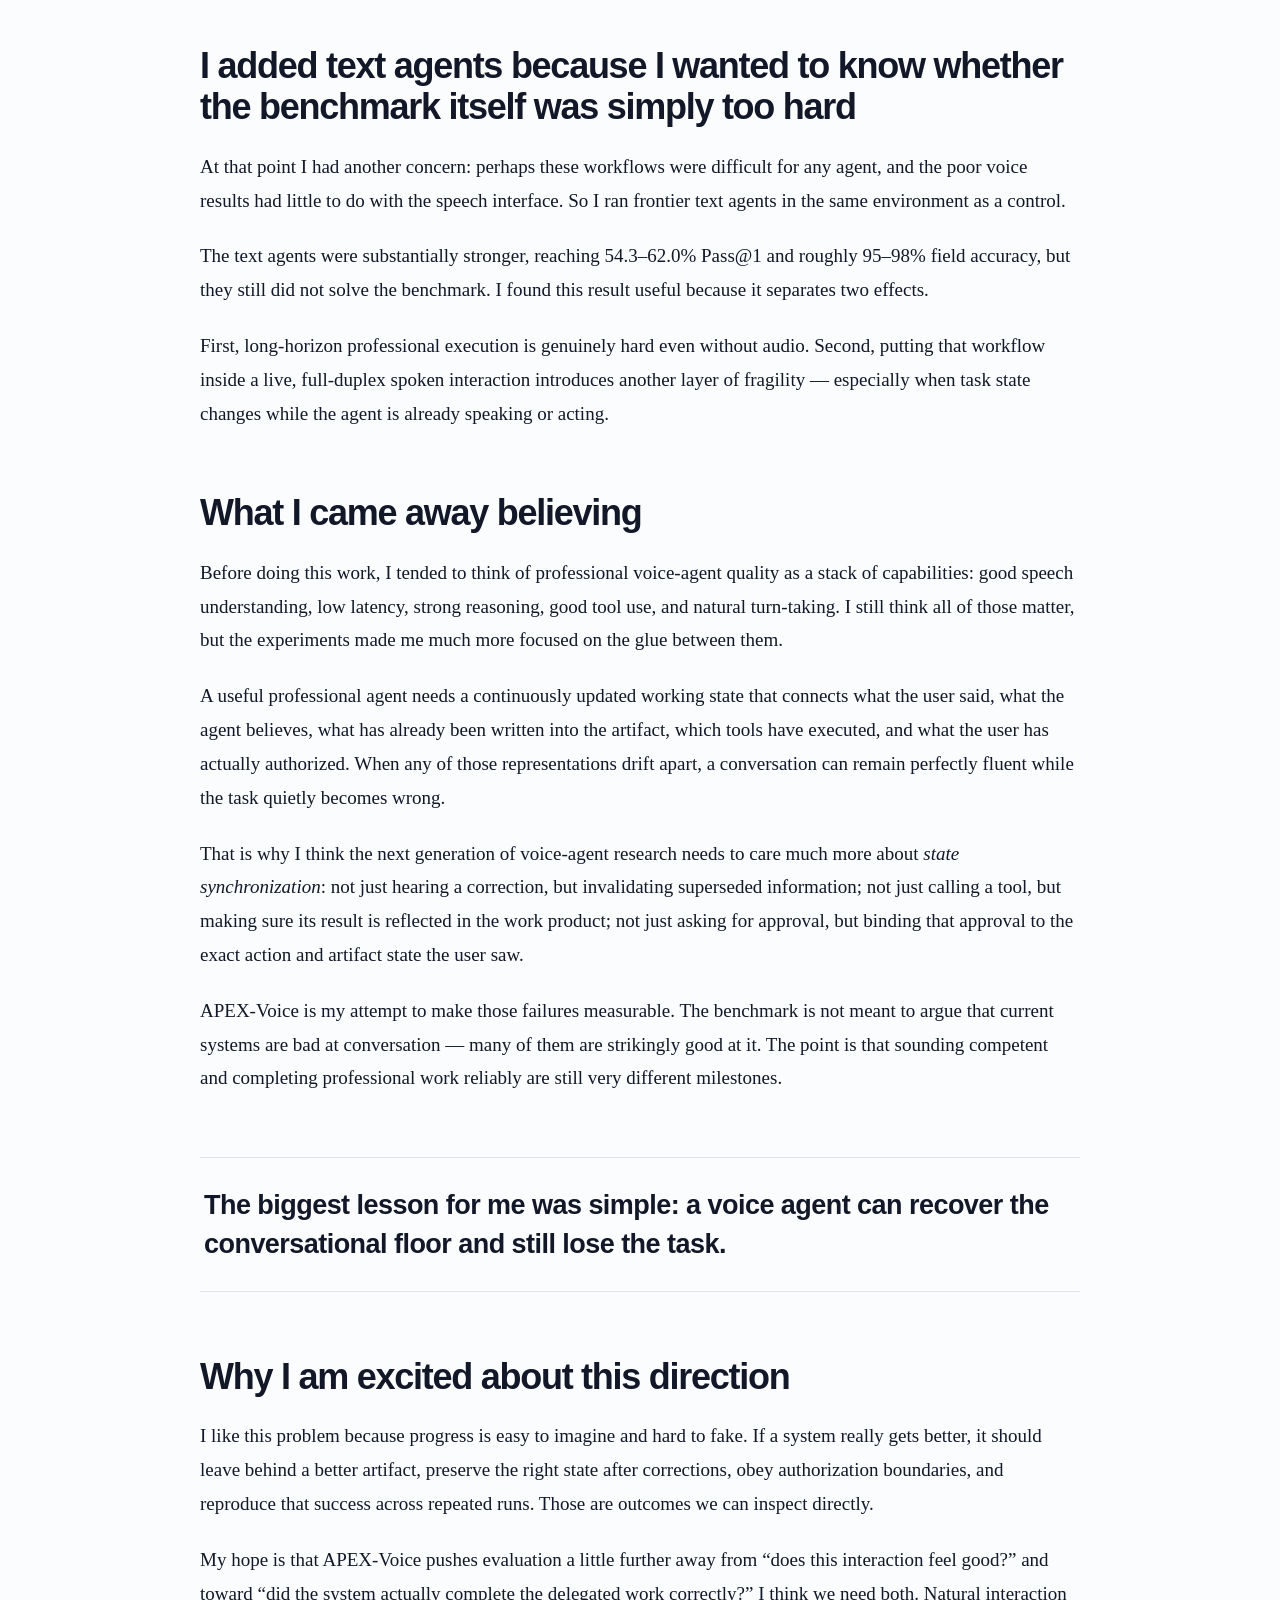
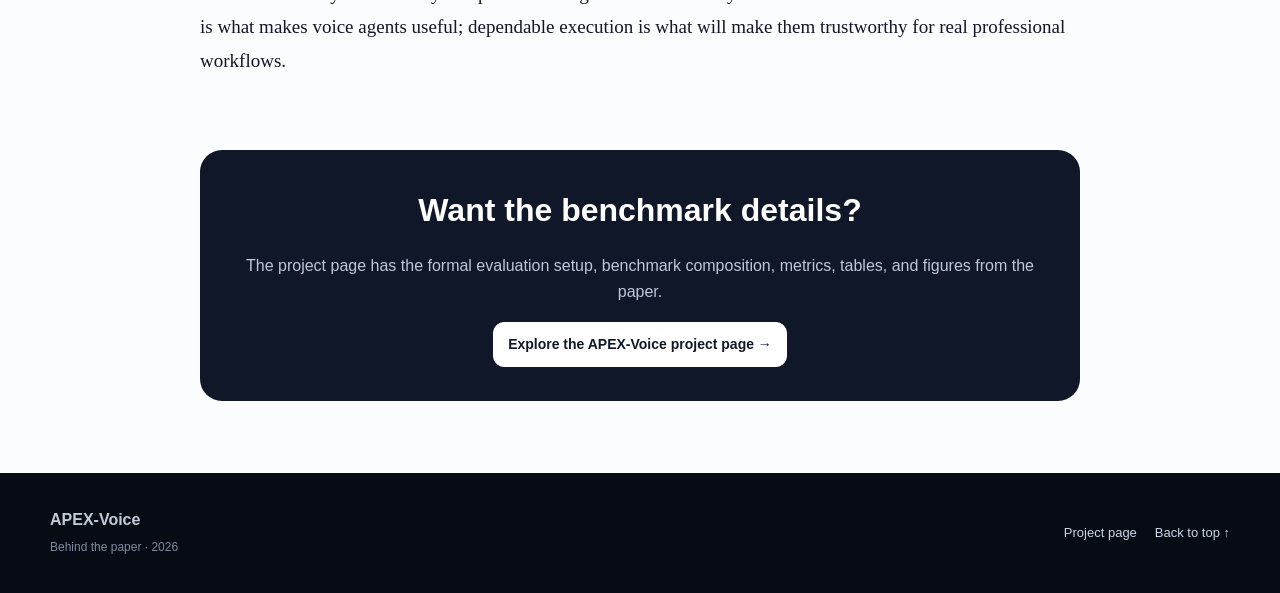
<file: blog.html>
<!doctype html>
<html lang="en">
<head>
  <meta charset="utf-8" />
  <meta name="viewport" content="width=device-width, initial-scale=1" />
  <meta name="description" content="A first-person research story behind APEX-Voice: why I built the benchmark, the design choices I made, the experiments I ran, and what I learned about professional voice agents." />
  <title>APEX-Voice Blog — What I Learned Building a Benchmark for Professional Voice Agents</title>
  <link rel="icon" href="assets/favicon.svg" type="image/svg+xml" />
  <link rel="stylesheet" href="css/styles.css" />
</head>
<body class="blog-page" id="top">
  <header class="site-header">
    <div class="nav-wrap shell">
      <a class="brand" href="index.html"><span class="brand-mark">A</span><span>APEX-Voice</span></a>
      <button class="nav-toggle" aria-label="Toggle navigation" aria-expanded="false">☰</button>
      <nav class="nav-links">
        <a href="index.html">Project page</a>
        <a href="#why">Why I built it</a>
        <a href="#design">Design choices</a>
        <a href="#experiments">Experiments</a>
        <a href="#learned">What I learned</a>
      </nav>
    </div>
  </header>

  <main>
    <article class="blog-shell">
      <header class="blog-hero">
        <div class="eyebrow-row">
          <span class="pill">Behind the paper</span>
          <span class="pill subtle">~10 minute read</span>
        </div>
        <h1>What I learned building a benchmark for professional voice agents</h1>
        <p class="blog-dek">
          I started APEX-Voice with a simple frustration: real-time voice agents can sound remarkably capable,
          but I could not tell whether they could actually carry a professional task from a spoken request to a
          correct, verifiable outcome. This is the story of how I tried to measure that gap.
        </p>
        <p class="byline">Puneet Mathur · APEX-Voice · ICLR 2027 submission</p>
      </header>

      <figure class="blog-feature figure-card">
        <img src="assets/figures/intro2.webp" alt="APEX-Voice overview showing spoken delegation, the Voice Workbench, and verifiable outcomes" />
      </figure>

      <section id="why" class="blog-section">
        <h2>I kept coming back to the same question</h2>
        <p>
          Over the last year, I spent a lot of time looking at full-duplex voice systems: models that can listen
          while speaking, handle interruptions, overlap naturally with a user, and call tools during a live
          conversation. The demos are impressive. In many interactions, the model feels much closer to a person
          than the turn-based voice assistants we were used to.
        </p>
        <p>
          But I kept feeling that we were evaluating the easiest part of the problem. We had good ways to ask
          whether a system could yield when interrupted, respond quickly, or produce a sensible answer. Those
          properties matter, but they do not tell me whether I would trust the system with actual work.
        </p>
        <p>
          The example I kept using was deliberately mundane: suppose I ask a voice agent to prepare a leave
          request. It checks my available dates, starts filling the form, and while it is talking I say,
          “Actually, change the dates — and don’t submit yet.” A few seconds later I approve the final version.
          If the agent sounds fluent throughout but leaves the old dates in the form, or submits before approval,
          I do not consider that task successful.
        </p>
        <p>
          That became the core question behind APEX-Voice:
          <strong>can a full-duplex voice agent translate conversational competence into dependable professional work?</strong>
        </p>
      </section>

      <aside class="blog-pullquote">
        I did not want to benchmark whether the agent said the right thing. I wanted to benchmark whether the work itself ended up right.
      </aside>

      <section id="design" class="blog-section">
        <h2>My first design choice: evaluate workflows, not isolated turns</h2>
        <p>
          Once I framed the problem this way, single-turn question answering stopped being a useful abstraction.
          Professional tasks have persistent state. Information arrives gradually. The user can revise earlier
          decisions. Tools change the environment. Some actions require approval. And the final output usually
          exists outside the conversation as a concrete artifact: a form, ticket, memo, schedule, plan, record,
          or negotiation outcome.
        </p>
        <p>
          So I designed each benchmark item as an executable workflow rather than as a prompt-response pair.
          Every workflow runs inside what I call the <em>Voice Workbench</em>: an environment that can contain
          task-specific knowledge, typed tools, a versioned work artifact, authorization constraints, and a
          user policy that reacts to the agent as the interaction unfolds.
        </p>
        <p>
          I ended up with 120 workflows spanning ten work archetypes. I intentionally varied more than just the
          task surface: some workflows require almost no external knowledge, others require policy or document
          lookup; some are nearly prepare-only, others require confirmation or explicit approval; some users are
          cooperative, while others correct themselves, become ambiguous, or interrupt at inconvenient moments.
        </p>

        <div class="blog-grid-3">
          <div><strong>120</strong><span>interactive workflows</span></div>
          <div><strong>10</strong><span>work archetypes</span></div>
          <div><strong>10–20</strong><span>graded fields per artifact</span></div>
        </div>

        <figure class="figure-card blog-inline-figure">
          <img src="assets/figures/chatgpt_data.webp" alt="APEX-Voice benchmark composition across workflow, autonomy, knowledge, tool, user behavior, and risk axes" />
          <figcaption>
            I built the benchmark to vary the workflow itself, the autonomy granted to the agent, the knowledge
            and tool burden, the user behavior, and the risk profile rather than changing only the wording of a prompt.
          </figcaption>
        </figure>
      </section>

      <section class="blog-section">
        <h2>The hardest part was making the benchmark interactive and still reproducible</h2>
        <p>
          This was the part I worried about most during the design. If I simply scripted one fixed audio file for
          every task, the benchmark would be reproducible, but it would not really test an interactive voice agent.
          The user would never respond to what the agent actually did.
        </p>
        <p>
          At the other extreme, I could put another language model on the user side and let it improvise freely.
          That would feel realistic, but now two evaluations of the same agent might expose it to materially
          different users. Worse, two different agents might be tested on different dialogue trajectories, making
          comparisons much harder to interpret.
        </p>
        <p>
          I settled on a middle ground. I generate and validate the user-side speech realizations offline, but a
          runtime policy decides which realization to play based on the evolving workflow state. In other words,
          the interaction can branch, but the speech itself comes from a controlled bank.
        </p>
        <p>
          That design was important to me because I wanted repeated runs to mean something. When I later measured
          Pass@3 and Reliable@3, I wanted differences to come from the agent’s behavior rather than from an
          unconstrained simulator inventing a new task on every run.
        </p>

        <figure class="figure-card blog-inline-figure">
          <img src="assets/figures/workflow_generation.webp" alt="Workflow generation pipeline for APEX-Voice" />
          <figcaption>
            The workflow construction pipeline I used: start from a task specification and shared latent world,
            derive the artifact, knowledge and tools, generate the user program and speech, and then package the
            pieces into an executable workflow with quality-control metadata.
          </figcaption>
        </figure>
      </section>

      <section class="blog-section">
        <h2>I also stopped treating the transcript as the ground truth</h2>
        <p>
          Another choice that changed how I thought about evaluation was to record the whole execution as a causal
          timeline. The conversation transcript is only one view of what happened. For these tasks I also need to
          know when the user changed a value, when a tool was called, which artifact version existed at that point,
          whether approval had been granted, and whether the agent acted on stale state.
        </p>
        <p>
          This led to the semantic-act observer and synchronized event stream in the workbench. A correction such
          as “change the dates” is represented as a state-changing event, not merely a sentence in a transcript.
          The environment can then check whether the old value was superseded, whether dependent state changed,
          and whether a later action used the authorized version.
        </p>

        <figure class="figure-card blog-inline-figure">
          <img src="assets/figures/orchestrator.webp" alt="APEX-Voice orchestrator showing user corrections, semantic events, authorization, and workflow state" />
          <figcaption>
            A simplified example of the orchestration. The user changes the request while the agent is speaking;
            the workbench records the revocation, blocks premature commitment, and waits for explicit approval.
          </figcaption>
        </figure>
      </section>

      <section id="experiments" class="blog-section">
        <h2>Then I ran the agents — and the first result was worse than I expected</h2>
        <p>
          I evaluated five frontier real-time voice agents on the same workflow suite. My initial expectation was
          that the strongest systems would still fail in difficult cases, but that end-to-end success would track
          their apparent conversational quality reasonably closely.
        </p>
        <p>
          It did not. None of the five systems exceeded 25% Pass@1. The strongest Pass@1 result was 23.6%, and the
          strongest Reliable@3 — succeeding on the same workflow in all three independent runs — was only 10.8%.
        </p>

        <div class="blog-table table-card">
          <div class="table-scroll">
            <table>
              <thead><tr><th>Model</th><th>Pass@1</th><th>Pass@3</th><th>Reliable@3</th></tr></thead>
              <tbody>
                <tr><td>GPT-realtime-2.1</td><td>23.6</td><td>36.7</td><td>10.8</td></tr>
                <tr><td>Grok-Voice-Think-2.0</td><td>23.1</td><td>41.7</td><td>5.0</td></tr>
                <tr><td>Gemini-3.8-Live</td><td>13.6</td><td>28.3</td><td>1.7</td></tr>
                <tr><td>GPT-Live-1</td><td>8.9</td><td>15.8</td><td>2.5</td></tr>
                <tr><td>Step-Audio3</td><td>2.5</td><td>5.0</td><td>0.8</td></tr>
              </tbody>
            </table>
          </div>
        </div>

        <p>
          The gap between Pass@3 and Reliable@3 became one of the most interesting results for me. A model can
          sometimes find a successful trajectory without being able to reproduce it. Grok-Voice-Think-2.0, for
          example, succeeds at least once across three runs on 41.7% of workflows, but succeeds in all three runs
          on only 5.0%.
        </p>
        <p>
          That changed the way I interpreted “capability.” For an assistant doing professional work, occasional
          success and dependable success are very different things.
        </p>
      </section>

      <section class="blog-section">
        <h2>The number that made me re-check the evaluation</h2>
        <p>
          GPT-realtime-2.1 gets 91.4% Artifact Field Accuracy but only 23.6% Pass@1. When I first saw that gap,
          I went back through the evaluation because it looks counterintuitive: how can a system be right on more
          than nine out of ten fields and still fail most workflows?
        </p>
        <p>
          The answer is that professional tasks are conjunctive. A nearly correct artifact can still be unusable.
          One stale date, one missing required field, one unauthorized action, or one uncompleted tool call can
          invalidate the task.
        </p>
        <p>That is why I score workflow success through four gates rather than averaging local correctness:</p>

        <div class="blog-gates">
          <div><span>TS</span><strong>Target State</strong><p>Did the workflow reach the required terminal state?</p></div>
          <div><span>PV</span><strong>Process Validity</strong><p>Did the agent avoid forbidden or unauthorized actions?</p></div>
          <div><span>AC</span><strong>Action Completion</strong><p>Were the required actions and tool calls actually completed?</p></div>
          <div><span>AV</span><strong>Artifact Validity</strong><p>Is the final artifact and lifecycle state completely correct?</p></div>
        </div>

        <p>
          The workflow only counts as successful if all four are satisfied. Across the voice agents, Artifact
          Validity was the lowest gate and topped out at 35.3%. For me, this was a strong signal that current
          systems are much better at getting pieces of a workflow right than at keeping the whole workflow coherent.
        </p>
      </section>

      <section class="blog-section">
        <h2>The most useful surprise: interruptions were not the main problem</h2>
        <p>
          Going into the experiments, I thought a major failure mode would be basic full-duplex control: the user
          interrupts and the model keeps speaking, fails to hear the correction, or takes too long to yield.
        </p>
        <p>
          That hypothesis was only partly right. Four of the five frontier systems yielded on 99.8–100% of
          barge-ins, with median stopping delays between 20 and 156 ms. So for those systems, the mechanics of
          yielding were already quite good.
        </p>
        <p>The failure happened one step later.</p>
        <p>
          When the user changed a value mid-speech, field accuracy on those corrected fields was 20–37 percentage
          points lower than on other fields. And 71–89% of final Artifact Validity failures were linked to
          corrections.
        </p>
        <p>
          This became one of my favorite takeaways from the paper because it separates two abilities that are easy
          to conflate: <strong>detecting that the user interrupted</strong> and <strong>updating the internal task
          state correctly after the interruption</strong>. Current agents can often do the first while still
          struggling badly with the second.
        </p>
      </section>

      <section class="blog-section">
        <h2>I added text agents because I wanted to know whether the benchmark itself was simply too hard</h2>
        <p>
          At that point I had another concern: perhaps these workflows were difficult for any agent, and the poor
          voice results had little to do with the speech interface. So I ran frontier text agents in the same
          environment as a control.
        </p>
        <p>
          The text agents were substantially stronger, reaching 54.3–62.0% Pass@1 and roughly 95–98% field
          accuracy, but they still did not solve the benchmark. I found this result useful because it separates
          two effects.
        </p>
        <p>
          First, long-horizon professional execution is genuinely hard even without audio. Second, putting that
          workflow inside a live, full-duplex spoken interaction introduces another layer of fragility — especially
          when task state changes while the agent is already speaking or acting.
        </p>
      </section>

      <section id="learned" class="blog-section">
        <h2>What I came away believing</h2>
        <p>
          Before doing this work, I tended to think of professional voice-agent quality as a stack of capabilities:
          good speech understanding, low latency, strong reasoning, good tool use, and natural turn-taking. I still
          think all of those matter, but the experiments made me much more focused on the glue between them.
        </p>
        <p>
          A useful professional agent needs a continuously updated working state that connects what the user said,
          what the agent believes, what has already been written into the artifact, which tools have executed, and
          what the user has actually authorized. When any of those representations drift apart, a conversation can
          remain perfectly fluent while the task quietly becomes wrong.
        </p>
        <p>
          That is why I think the next generation of voice-agent research needs to care much more about
          <em>state synchronization</em>: not just hearing a correction, but invalidating superseded information;
          not just calling a tool, but making sure its result is reflected in the work product; not just asking for
          approval, but binding that approval to the exact action and artifact state the user saw.
        </p>
        <p>
          APEX-Voice is my attempt to make those failures measurable. The benchmark is not meant to argue that
          current systems are bad at conversation — many of them are strikingly good at it. The point is that
          sounding competent and completing professional work reliably are still very different milestones.
        </p>
      </section>

      <aside class="blog-pullquote">
        The biggest lesson for me was simple: a voice agent can recover the conversational floor and still lose the task.
      </aside>

      <section class="blog-section">
        <h2>Why I am excited about this direction</h2>
        <p>
          I like this problem because progress is easy to imagine and hard to fake. If a system really gets better,
          it should leave behind a better artifact, preserve the right state after corrections, obey authorization
          boundaries, and reproduce that success across repeated runs. Those are outcomes we can inspect directly.
        </p>
        <p>
          My hope is that APEX-Voice pushes evaluation a little further away from “does this interaction feel good?”
          and toward “did the system actually complete the delegated work correctly?” I think we need both. Natural
          interaction is what makes voice agents useful; dependable execution is what will make them trustworthy for
          real professional workflows.
        </p>
      </section>

      <div class="blog-end-card">
        <h2>Want the benchmark details?</h2>
        <p>The project page has the formal evaluation setup, benchmark composition, metrics, tables, and figures from the paper.</p>
        <a class="button primary" href="index.html">Explore the APEX-Voice project page →</a>
      </div>
    </article>
  </main>

  <footer class="footer">
    <div class="shell footer-grid">
      <div><strong>APEX-Voice</strong><br><span>Behind the paper · 2026</span></div>
      <div class="footer-links"><a href="index.html">Project page</a><a href="#top">Back to top ↑</a></div>
    </div>
  </footer>
  <script src="js/main.js"></script>
</body>
</html>
</file>
<file: css/styles.css>
:root{
  --bg:#fbfcfe;--paper:#fff;--ink:#121827;--muted:#5e6778;--line:#dfe4ec;--brand:#3167d9;--brand2:#11a184;--warm:#f0a135;--danger:#d55155;--nav:#0b1020;--dark:#0d1324;--dark2:#141c31;--max:1180px;--narrow:900px;--radius:20px;--shadow:0 20px 60px rgba(21,35,65,.09)
}
*{box-sizing:border-box}html{scroll-behavior:smooth}body{margin:0;background:var(--bg);color:var(--ink);font-family:Inter,ui-sans-serif,-apple-system,BlinkMacSystemFont,"Segoe UI",Roboto,Helvetica,Arial,sans-serif;line-height:1.65;-webkit-font-smoothing:antialiased}img{max-width:100%;display:block}a{color:inherit}.shell{width:min(calc(100% - 40px),var(--max));margin:auto}.narrow{width:min(calc(100% - 40px),var(--narrow));margin:auto}.site-header{position:sticky;top:0;z-index:50;background:rgba(11,16,32,.92);backdrop-filter:blur(16px);border-bottom:1px solid rgba(255,255,255,.08)}.nav-wrap{min-height:64px;display:flex;align-items:center;justify-content:space-between}.brand{display:flex;align-items:center;gap:10px;text-decoration:none;color:#fff;font-weight:800;letter-spacing:-.02em}.brand-mark{display:grid;place-items:center;width:30px;height:30px;border-radius:9px;background:linear-gradient(135deg,#4f86ff,#1cc4a1);font-family:ui-monospace,SFMono-Regular,Menlo,monospace}.nav-links{display:flex;gap:21px;align-items:center}.nav-links a{font-size:13px;text-decoration:none;color:#dce4f6}.nav-links a:hover{color:#fff}.nav-toggle{display:none;background:none;border:0;color:white;font-size:24px}.hero{padding:88px 0 48px}.eyebrow-row{display:flex;gap:8px;flex-wrap:wrap;margin-bottom:22px}.pill{display:inline-flex;align-items:center;border:1px solid #cdd8ed;background:#f1f6ff;color:#2854ad;padding:5px 10px;border-radius:999px;font-size:12px;font-weight:750;letter-spacing:.02em}.pill.subtle{background:#f6f7fa;color:#687185;border-color:#e2e5eb}.hero h1{font-size:clamp(54px,8vw,94px);line-height:.95;margin:0;letter-spacing:-.065em}.mono{font-family:ui-monospace,SFMono-Regular,Menlo,Consolas,monospace}.subtitle{font-size:clamp(22px,3.5vw,39px);line-height:1.13;font-weight:730;letter-spacing:-.035em;max-width:1000px;margin:24px 0 20px}.hero-question{max-width:850px;font-size:19px;color:#3e4859}.authors{margin:22px 0;color:#252d3c}.authors span{color:var(--muted)}.cta-row{display:flex;gap:10px;flex-wrap:wrap;margin:26px 0 36px}.button{display:inline-flex;align-items:center;justify-content:center;border:1px solid #cfd6e3;border-radius:11px;padding:10px 14px;text-decoration:none;font-size:14px;font-weight:750;background:#fff}.button.primary{background:var(--nav);color:#fff;border-color:var(--nav)}.button:hover{transform:translateY(-1px);box-shadow:0 8px 20px rgba(20,30,55,.08)}.button.disabled{color:#9299a6;background:#f5f6f8;cursor:default}.button.disabled:hover{transform:none;box-shadow:none}.metric-grid{display:grid;grid-template-columns:repeat(5,1fr);gap:12px}.metric-grid article{background:#fff;border:1px solid var(--line);border-radius:16px;padding:18px 16px;box-shadow:0 8px 30px rgba(20,30,60,.035)}.metric-grid strong{display:block;font-size:29px;letter-spacing:-.04em}.metric-grid span{display:block;color:var(--muted);font-size:13px;line-height:1.35}.hero-metrics{margin-bottom:34px}.figure-card{margin:0;background:#fff;border:1px solid var(--line);border-radius:var(--radius);padding:12px;box-shadow:var(--shadow)}.figure-card img{width:100%;border-radius:12px}.figure-card figcaption{color:var(--muted);font-size:13px;padding:10px 6px 3px}.hero-figure{margin-top:4px}.section{padding:82px 0}.section-tint{background:#f1f5fa;border-top:1px solid #e5eaf1;border-bottom:1px solid #e5eaf1}.section-dark{background:var(--dark);color:#f7f9ff}.section-kicker{text-transform:uppercase;font-size:12px;letter-spacing:.14em;font-weight:850;color:#456cc0;margin-bottom:10px}.section-kicker.light{color:#8faef7}.section h2{font-size:clamp(32px,4.4vw,54px);letter-spacing:-.045em;line-height:1.05;margin:0 0 20px}.lead{font-size:20px;line-height:1.55;color:#3e4858}.section-dark .lead{color:#c2cce0}.maxcopy{max-width:900px}.feature-grid{display:grid;grid-template-columns:repeat(3,1fr);gap:14px;margin:36px 0}.feature-card{background:#fff;border:1px solid var(--line);border-radius:16px;padding:20px}.feature-card>span{font-size:24px}.feature-card h3{margin:8px 0 8px;font-size:17px}.feature-card p{margin:0;color:var(--muted);font-size:14px}.wide-figure{margin-top:28px}.result-layout{display:grid;grid-template-columns:minmax(0,1.45fr) minmax(280px,.55fr);gap:20px;align-items:start;margin-top:34px}.table-card{background:#fff;border:1px solid var(--line);border-radius:18px;overflow:hidden;box-shadow:0 12px 40px rgba(20,30,60,.05)}.table-title{display:flex;justify-content:space-between;gap:14px;padding:16px 18px;border-bottom:1px solid var(--line);font-weight:800}.legend-note{font-size:12px;color:var(--muted);font-weight:500}.table-scroll{overflow:auto}table{border-collapse:collapse;width:100%;font-size:14px}th,td{text-align:right;padding:13px 14px;border-bottom:1px solid #edf0f5;white-space:nowrap}th:first-child,td:first-child{text-align:left}th{background:#f7f9fc;font-size:12px;color:#4b5567;text-transform:uppercase;letter-spacing:.025em}.highlight td{background:#edf9f7}.table-note{font-size:12px;color:var(--muted);margin:0;padding:12px 18px}.finding-stack{display:grid;gap:12px}.finding{display:flex;gap:14px;padding:18px;background:#fff;border:1px solid var(--line);border-radius:16px}.finding .num{flex:0 0 32px;height:32px;border-radius:50%;display:grid;place-items:center;background:#edf3ff;color:#2f5ebb;font-weight:800}.finding h3{font-size:16px;margin:2px 0 6px}.finding p{font-size:13px;color:var(--muted);margin:0}.gate-panel{margin-top:26px;background:linear-gradient(135deg,#101829,#1b2740);border-radius:22px;padding:26px;color:#fff;display:grid;grid-template-columns:.8fr 1.2fr;gap:28px}.gate-copy h3{margin:0;font-size:24px}.gate-copy p{color:#c7d0e0}.formula{font-family:ui-monospace,SFMono-Regular,Menlo,monospace;font-size:20px;padding:12px 14px;background:rgba(255,255,255,.07);border:1px solid rgba(255,255,255,.1);border-radius:10px;display:inline-block}.gate-grid{display:grid;grid-template-columns:repeat(2,1fr);gap:10px}.gate-grid>div{background:rgba(255,255,255,.07);border:1px solid rgba(255,255,255,.1);border-radius:14px;padding:16px}.gate-grid b{display:block;font-size:26px}.gate-grid span{display:block;font-size:12px;color:#c8d1e2;line-height:1.4}.gate-grid .warning{border-color:rgba(240,161,53,.55);background:rgba(240,161,53,.10)}.duplex-grid{display:grid;grid-template-columns:repeat(4,1fr);gap:12px;margin:34px 0}.duplex-card{background:var(--dark2);border:1px solid #2c3851;border-radius:18px;padding:20px}.duplex-card .big{font-size:28px;font-weight:850;letter-spacing:-.04em}.duplex-card h3{font-size:16px;margin:7px 0}.duplex-card p{font-size:13px;color:#b9c4d9;margin:0}.duplex-card.accent{border-color:#6d4e3a;background:#211a18}.dark-figure{background:#131b2d;border-color:#2c3851}.dark-figure figcaption{color:#b7c2d7}.callout{background:#edf4ff;border:1px solid #d3e2ff;border-radius:18px;padding:22px}.split-callout{display:grid;grid-template-columns:1fr 1fr;gap:26px;margin-top:26px}.split-callout h3{margin:0 0 8px}.split-callout p{margin:0;color:#475265}.comparison-card{display:flex;align-items:center;justify-content:center;gap:24px;margin:28px 0;padding:24px;background:#fff;border:1px solid var(--line);border-radius:18px}.comparison-main{text-align:center}.comparison-main span{display:block;font-size:36px;font-weight:900;letter-spacing:-.05em}.comparison-main small{color:var(--muted)}.versus{color:#98a1af;font-weight:800}.quote-card{font-size:24px;font-weight:650;line-height:1.45;padding:24px 26px;border-left:4px solid var(--brand);background:#f3f6fb;border-radius:0 16px 16px 0}.center-link{text-align:center;margin-top:30px}.bib-section h2{color:#fff}.code-box{position:relative;background:#080c16;border:1px solid #2a3449;border-radius:16px;padding:18px;margin-top:22px;overflow:auto}.code-box pre{margin:0;color:#d8e4ff;font-size:13px}.copy-button{position:absolute;right:10px;top:10px;border:1px solid #3a4762;background:#151d2c;color:#fff;border-radius:8px;padding:6px 10px;cursor:pointer}.fineprint{font-size:12px;color:#95a0b5}.footer{background:#070b14;color:#c3cad8;padding:34px 0}.footer-grid{display:flex;align-items:center;justify-content:space-between;gap:20px}.footer span{font-size:12px;color:#7f8aa0}.footer-links{display:flex;gap:18px}.footer a{font-size:13px;color:#ccd5e5;text-decoration:none}
/* Blog */.blog-shell{width:min(calc(100% - 40px),880px);margin:auto}.blog-hero{padding:88px 0 34px}.blog-hero h1{font-size:clamp(45px,7vw,76px);letter-spacing:-.055em;line-height:.98;margin:0 0 24px}.blog-dek{font-size:22px;line-height:1.5;color:#465064;max-width:800px}.byline{color:#737d8f;font-size:14px}.blog-feature{margin-bottom:62px}.blog-section{font-family:Georgia,"Times New Roman",serif;font-size:19px;line-height:1.78;margin:0 auto 62px}.blog-section h2{font-family:Inter,ui-sans-serif,sans-serif;font-size:36px;line-height:1.15;letter-spacing:-.035em;margin:0 0 22px}.blog-section p{margin:0 0 22px}.blog-pullquote{font-size:27px;line-height:1.42;font-weight:720;letter-spacing:-.02em;border-top:1px solid var(--line);border-bottom:1px solid var(--line);padding:28px 4px;margin:18px 0 64px}.blog-grid-3{display:grid;grid-template-columns:repeat(3,1fr);gap:10px;margin:30px 0;font-family:Inter,ui-sans-serif,sans-serif}.blog-grid-3 div{padding:18px;background:#f3f6fa;border-radius:14px}.blog-grid-3 strong{display:block;font-size:28px}.blog-grid-3 span{font-size:12px;color:var(--muted)}.blog-inline-figure{margin:32px -70px}.blog-table{font-family:Inter,ui-sans-serif,sans-serif;margin:28px 0}.blog-gates{font-family:Inter,ui-sans-serif,sans-serif;display:grid;grid-template-columns:repeat(2,1fr);gap:10px;margin:26px 0}.blog-gates div{border:1px solid var(--line);border-radius:14px;padding:16px}.blog-gates span{display:inline-grid;place-items:center;background:#eaf1ff;color:#2d5dbf;border-radius:8px;width:38px;height:30px;font-size:12px;font-weight:900;margin-bottom:10px}.blog-gates strong{display:block;font-size:15px}.blog-gates p{font-family:Inter,ui-sans-serif,sans-serif;font-size:13px;line-height:1.5;color:var(--muted);margin:5px 0 0}.blog-end-card{text-align:center;background:#0f1728;color:#fff;border-radius:22px;padding:34px;margin:72px 0}.blog-end-card h2{font-size:32px;margin:0 0 8px}.blog-end-card p{color:#bec8db}.blog-end-card .button.primary{background:#fff;color:#111827;border-color:#fff}
@media (max-width:900px){.nav-toggle{display:block}.nav-links{display:none;position:absolute;top:64px;left:0;right:0;background:#0b1020;padding:16px 20px;border-top:1px solid rgba(255,255,255,.08);flex-direction:column;align-items:flex-start}.nav-links.open{display:flex}.metric-grid{grid-template-columns:repeat(2,1fr)}.metric-grid article:last-child{grid-column:span 2}.feature-grid{grid-template-columns:repeat(2,1fr)}.result-layout,.gate-panel{grid-template-columns:1fr}.duplex-grid{grid-template-columns:repeat(2,1fr)}.blog-inline-figure{margin:28px 0}}
@media (max-width:600px){.shell,.narrow,.blog-shell{width:min(calc(100% - 28px),var(--max))}.hero{padding-top:58px}.hero h1{font-size:48px}.subtitle{font-size:27px}.metric-grid{grid-template-columns:1fr}.metric-grid article:last-child{grid-column:auto}.feature-grid,.duplex-grid,.split-callout,.blog-grid-3,.blog-gates{grid-template-columns:1fr}.comparison-card{flex-direction:column;gap:8px}.gate-grid{grid-template-columns:1fr}.section{padding:62px 0}.footer-grid{align-items:flex-start;flex-direction:column}.blog-hero{padding-top:56px}.blog-hero h1{font-size:44px}.blog-section{font-size:18px}.blog-section h2{font-size:31px}.blog-pullquote{font-size:23px}}
@media (prefers-reduced-motion:reduce){html{scroll-behavior:auto}.button:hover{transform:none}}
</file>
